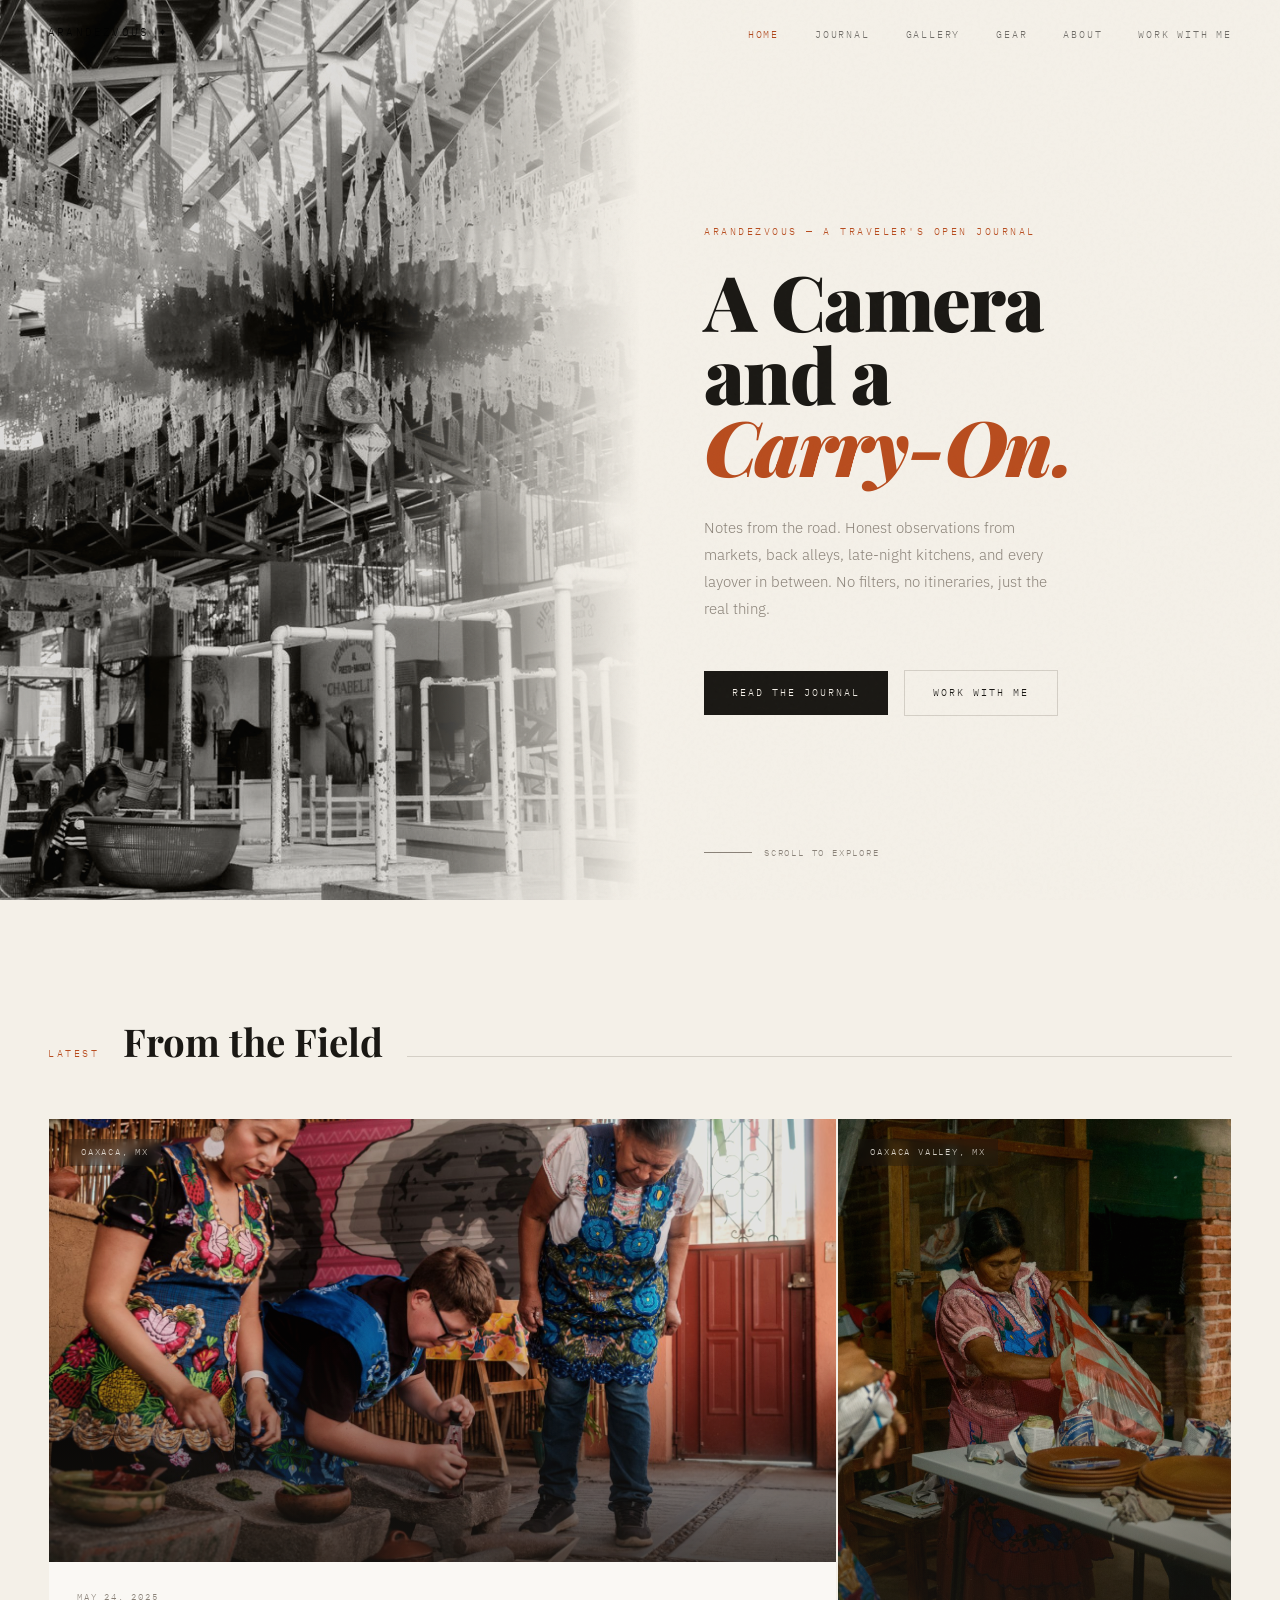
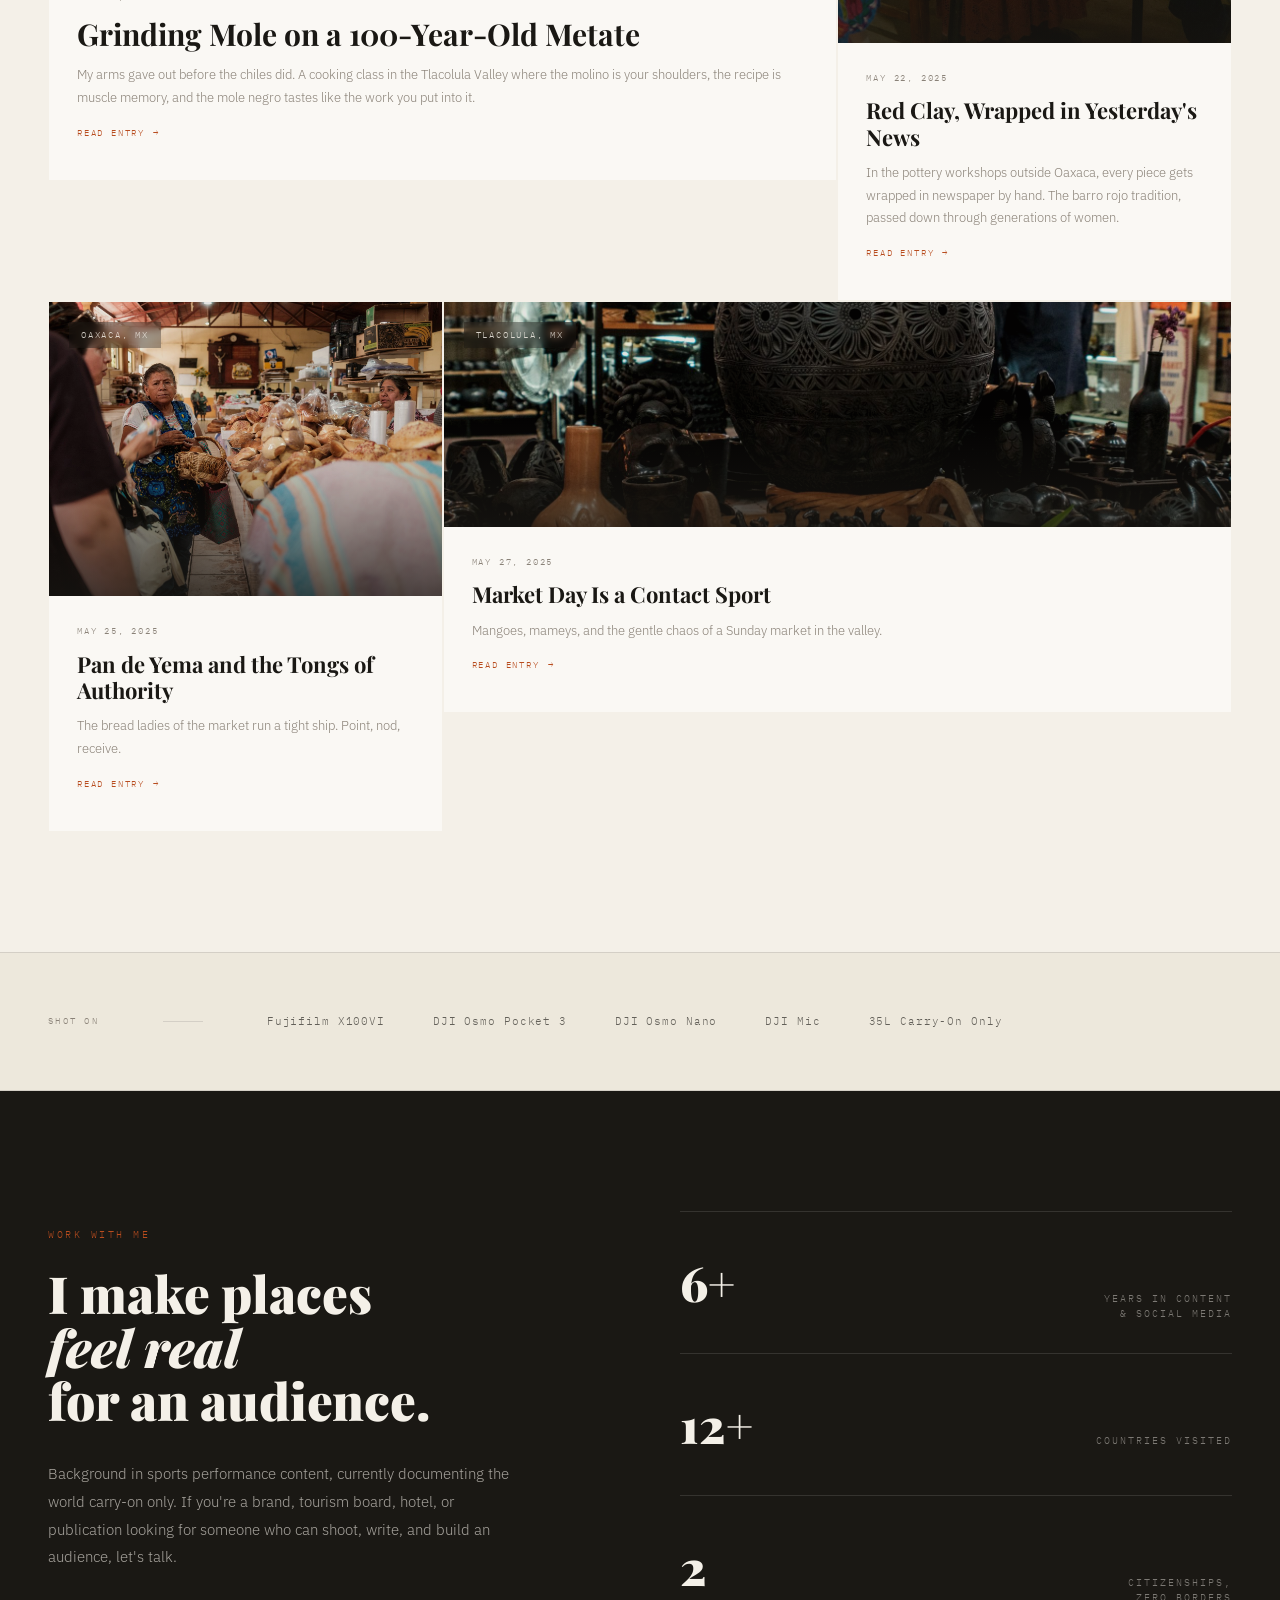
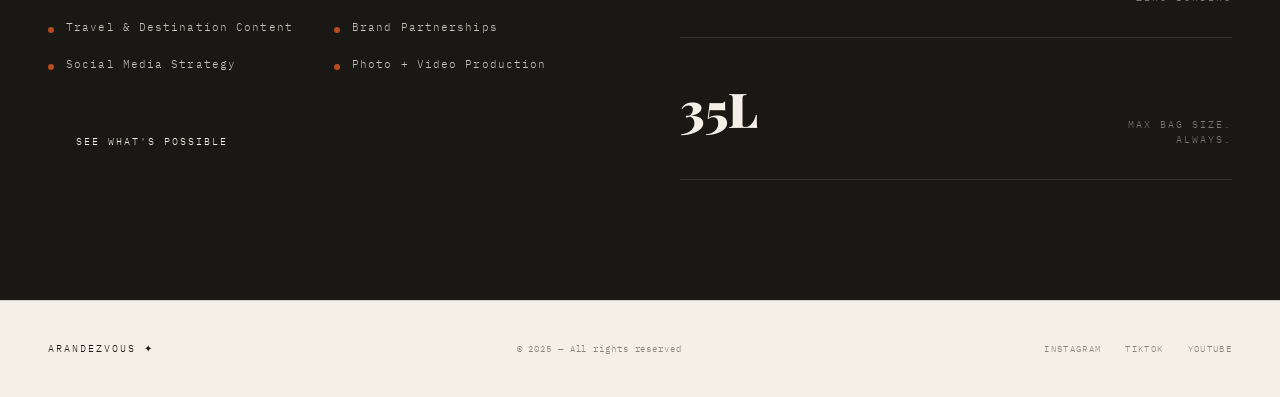
<file: index.html>
<!DOCTYPE html>
<html lang="en">
<head>
<meta charset="UTF-8">
<meta name="viewport" content="width=device-width, initial-scale=1.0">
<title>Arandezvous — A Camera and a Carry-On</title>
<link rel="preconnect" href="https://fonts.googleapis.com">
<link href="https://fonts.googleapis.com/css2?family=Playfair+Display:ital,wght@0,400;0,700;0,900;1,400;1,700&family=IBM+Plex+Mono:wght@300;400&family=IBM+Plex+Sans:wght@300;400&display=swap" rel="stylesheet">
<link rel="stylesheet" href="shared.css">
<style>
  /* HERO */
  .hero {
    min-height: 100vh;
    display: grid;
    grid-template-columns: 1fr 1fr;
    position: relative;
    overflow: hidden;
  }
  .hero-image-side {
    position: relative;
    background: var(--ink);
    overflow: hidden;
  }
  .hero-image-side img {
    width: 100%; height: 100%;
    object-fit: cover;
    opacity: 0.85;
    mix-blend-mode: luminosity;
    filter: contrast(1.1) sepia(0.15);
    transform: scale(1.05);
    animation: slowzoom 20s ease-in-out infinite alternate;
  }
  @keyframes slowzoom { from { transform: scale(1.05); } to { transform: scale(1.12); } }
  .hero-image-overlay {
    position: absolute; inset: 0;
    background: linear-gradient(to right, transparent 60%, var(--paper) 100%);
  }
  .hero-text-side {
    display: flex;
    flex-direction: column;
    justify-content: center;
    padding: 120px 72px 80px 64px;
    position: relative;
  }
  .hero-eyebrow {
    font-family: 'IBM Plex Mono', monospace;
    font-size: 10px; letter-spacing: 0.25em; text-transform: uppercase;
    color: var(--rust); margin-bottom: 24px;
    opacity: 0; animation: fadein 0.8s ease 0.3s forwards;
  }
  .hero-title {
    font-family: 'Playfair Display', serif;
    font-size: clamp(52px, 6vw, 88px);
    font-weight: 900; line-height: 0.95; letter-spacing: -0.02em;
    color: var(--ink); margin-bottom: 32px;
    opacity: 0; animation: fadein 0.8s ease 0.5s forwards;
  }
  .hero-title em { font-style: italic; color: var(--rust); }
  .hero-body {
    font-size: 15px; line-height: 1.8; color: var(--warm-gray);
    max-width: 360px; margin-bottom: 48px;
    opacity: 0; animation: fadein 0.8s ease 0.7s forwards;
  }
  .hero-cta-group {
    display: flex; gap: 16px; align-items: center;
    opacity: 0; animation: fadein 0.8s ease 0.9s forwards;
  }
  .hero-scroll-hint {
    position: absolute; bottom: 40px; left: 64px;
    display: flex; align-items: center; gap: 12px;
    font-family: 'IBM Plex Mono', monospace;
    font-size: 9px; letter-spacing: 0.2em; text-transform: uppercase;
    color: var(--warm-gray);
    opacity: 0; animation: fadein 1s ease 1.2s forwards;
  }
  .scroll-line { width: 48px; height: 1px; background: var(--warm-gray); }

  /* JOURNAL GRID */
  .journal-section { padding: 120px 48px; max-width: 1400px; margin: 0 auto; }
  .journal-grid { display: grid; grid-template-columns: 1fr 1fr 1fr; gap: 0; }
  .journal-card { position: relative; cursor: pointer; overflow: hidden; border: 1px solid transparent; transition: border-color 0.3s; }
  .journal-card:hover { border-color: var(--light-gray); }
  .journal-card:hover .card-image img { transform: scale(1.04); }
  .card-image { aspect-ratio: 3/4; overflow: hidden; position: relative; background: var(--ink); }
  .card-image img { width: 100%; height: 100%; object-fit: cover; opacity: 0.88; filter: sepia(0.1) contrast(1.05); transition: transform 0.7s cubic-bezier(0.25,0.46,0.45,0.94); }
  .card-image-overlay { position: absolute; inset: 0; background: linear-gradient(to top, rgba(26,24,20,0.7) 0%, transparent 50%); }
  .card-location { position: absolute; top: 20px; left: 20px; font-family: 'IBM Plex Mono', monospace; font-size: 9px; letter-spacing: 0.2em; text-transform: uppercase; color: rgba(244,240,232,0.85); background: rgba(26,24,20,0.35); backdrop-filter: blur(4px); padding: 6px 12px; }
  .card-body { padding: 28px 28px 36px; background: var(--white); }
  .card-date { font-family: 'IBM Plex Mono', monospace; font-size: 9px; letter-spacing: 0.2em; text-transform: uppercase; color: var(--warm-gray); margin-bottom: 12px; }
  .card-title { font-family: 'Playfair Display', serif; font-size: 22px; font-weight: 700; line-height: 1.2; color: var(--ink); margin-bottom: 12px; }
  .card-excerpt { font-size: 13px; line-height: 1.75; color: var(--warm-gray); display: -webkit-box; -webkit-line-clamp: 3; -webkit-box-orient: vertical; overflow: hidden; }
  .card-read-more { display: inline-flex; align-items: center; gap: 8px; margin-top: 16px; font-family: 'IBM Plex Mono', monospace; font-size: 9px; letter-spacing: 0.2em; text-transform: uppercase; color: var(--rust); text-decoration: none; }
  .card-read-more::after { content: '→'; transition: transform 0.2s; }
  .card-read-more:hover::after { transform: translateX(4px); }
  .journal-card.featured { grid-column: span 2; }
  .journal-card.featured .card-image { aspect-ratio: 16/9; }
  .journal-card.featured .card-title { font-size: 30px; }

  /* GEAR STRIP */
  .gear-section { padding: 60px 48px; background: var(--cream); border-top: 1px solid var(--light-gray); border-bottom: 1px solid var(--light-gray); }
  .gear-inner { max-width: 1304px; margin: 0 auto; display: flex; align-items: center; gap: 64px; }
  .gear-label { font-family: 'IBM Plex Mono', monospace; font-size: 9px; letter-spacing: 0.25em; text-transform: uppercase; color: var(--warm-gray); white-space: nowrap; }
  .gear-divider { width: 40px; height: 1px; background: var(--light-gray); flex-shrink: 0; }
  .gear-items { display: flex; gap: 48px; flex-wrap: wrap; align-items: center; }
  .gear-item { font-family: 'IBM Plex Mono', monospace; font-size: 11px; letter-spacing: 0.08em; color: var(--ink); opacity: 0.65; white-space: nowrap; text-decoration: none; transition: opacity 0.2s; }
  .gear-item:hover { opacity: 1; color: var(--rust); }

  /* HIRE STRIP */
  .hire-section { background: var(--ink); color: var(--paper); padding: 120px 48px; display: grid; grid-template-columns: 1fr 1fr; gap: 80px; align-items: center; }
  .hire-eyebrow { font-family: 'IBM Plex Mono', monospace; font-size: 10px; letter-spacing: 0.25em; text-transform: uppercase; color: var(--rust); margin-bottom: 24px; }
  .hire-title { font-family: 'Playfair Display', serif; font-size: clamp(36px, 4vw, 56px); font-weight: 900; line-height: 1.05; margin-bottom: 32px; }
  .hire-title em { font-style: italic; }
  .hire-body { font-size: 15px; line-height: 1.85; color: rgba(244,240,232,0.65); max-width: 480px; margin-bottom: 48px; }
  .hire-services { display: grid; grid-template-columns: 1fr 1fr; gap: 20px; margin-bottom: 48px; }
  .hire-service { display: flex; gap: 12px; align-items: flex-start; }
  .service-dot { width: 6px; height: 6px; border-radius: 50%; background: var(--rust); margin-top: 8px; flex-shrink: 0; }
  .service-label { font-family: 'IBM Plex Mono', monospace; font-size: 11px; letter-spacing: 0.1em; color: rgba(244,240,232,0.8); line-height: 1.5; }
  .stat-block { border-top: 1px solid rgba(244,240,232,0.12); padding: 32px 0; display: flex; justify-content: space-between; align-items: baseline; }
  .stat-block:last-child { border-bottom: 1px solid rgba(244,240,232,0.12); }
  .stat-number { font-family: 'Playfair Display', serif; font-size: 48px; font-weight: 900; color: var(--paper); }
  .stat-label { font-family: 'IBM Plex Mono', monospace; font-size: 10px; letter-spacing: 0.2em; text-transform: uppercase; color: rgba(244,240,232,0.45); text-align: right; max-width: 140px; line-height: 1.5; }

  @media (max-width: 900px) {
    .hero { grid-template-columns: 1fr; }
    .hero-image-side { height: 50vh; }
    .hero-text-side { padding: 60px 32px; }
    .hero-scroll-hint { display: none; }
    .journal-grid { grid-template-columns: 1fr; }
    .journal-card.featured { grid-column: span 1; }
    .journal-section { padding: 80px 24px; }
    .gear-inner { flex-wrap: wrap; gap: 24px; }
    .gear-section { padding: 40px 24px; }
    .hire-section { grid-template-columns: 1fr; gap: 48px; padding: 80px 24px; }
  }
</style>
</head>
<body>

<nav class="transparent" id="main-nav">
  <a href="index.html" class="nav-logo">Arandezvous ✦</a>
  <ul class="nav-links">
    <li><a href="index.html" class="active">Home</a></li>
    <li><a href="blog.html">Journal</a></li>
    <li><a href="gallery.html">Gallery</a></li>
    <li><a href="gear.html">Gear</a></li>
    <li><a href="about.html">About</a></li>
    <li><a href="work.html">Work With Me</a></li>
  </ul>
  <button class="nav-hamburger" id="hamburger"><span></span><span></span><span></span></button>
</nav>

<div class="mobile-menu" id="mobile-menu">
  <button class="mobile-menu-close" id="menu-close">Close ✕</button>
  <a href="index.html">Home</a>
  <a href="blog.html">Journal</a>
  <a href="gallery.html">Gallery</a>
  <a href="gear.html">Gear</a>
  <a href="about.html">About</a>
  <a href="work.html">Work With Me</a>
</div>

<section class="hero">
  <div class="hero-image-side">
    <img src="photos/zapotec-05.jpg" alt="Travel" />
    <div class="hero-image-overlay"></div>
  </div>
  <div class="hero-text-side">
    <p class="hero-eyebrow">Arandezvous — A traveler's open journal</p>
    <h1 class="hero-title">A Camera<br>and a<br><em>Carry-On.</em></h1>
    <p class="hero-body">Notes from the road. Honest observations from markets, back alleys, late-night kitchens, and every layover in between. No filters, no itineraries, just the real thing.</p>
    <div class="hero-cta-group">
      <a href="blog.html" class="btn-primary">Read the Journal</a>
      <a href="work.html" class="btn-ghost">Work With Me</a>
    </div>
    <div class="hero-scroll-hint"><span class="scroll-line"></span>Scroll to explore</div>
  </div>
</section>

<section class="journal-section" id="journal">
  <div class="section-header">
    <span class="section-label">Latest</span>
    <h2 class="section-title">From the Field</h2>
    <div class="section-line"></div>
  </div>
  <div class="journal-grid">
    <article class="journal-card featured">
      <div class="card-image">
        <img src="photos/zapotec-22.jpg" alt="Oaxaca" />
        <div class="card-image-overlay"></div>
        <div class="card-location">Oaxaca, MX</div>
      </div>
      <div class="card-body">
        <p class="card-date">May 24, 2025</p>
        <h3 class="card-title">Grinding Mole on a 100-Year-Old Metate</h3>
        <p class="card-excerpt">My arms gave out before the chiles did. A cooking class in the Tlacolula Valley where the molino is your shoulders, the recipe is muscle memory, and the mole negro tastes like the work you put into it.</p>
        <a href="blog.html" class="card-read-more">Read Entry</a>
      </div>
    </article>
    <article class="journal-card">
      <div class="card-image">
        <img src="photos/barro-56.jpg" alt="Mexico City" />
        <div class="card-image-overlay"></div>
        <div class="card-location">Oaxaca Valley, MX</div>
      </div>
      <div class="card-body">
        <p class="card-date">May 22, 2025</p>
        <h3 class="card-title">Red Clay, Wrapped in Yesterday's News</h3>
        <p class="card-excerpt">In the pottery workshops outside Oaxaca, every piece gets wrapped in newspaper by hand. The barro rojo tradition, passed down through generations of women.</p>
        <a href="blog.html" class="card-read-more">Read Entry</a>
      </div>
    </article>
    <article class="journal-card">
      <div class="card-image" style="aspect-ratio:4/3">
        <img src="photos/zapotec-01.jpg" alt="Food" />
        <div class="card-image-overlay"></div>
        <div class="card-location">Oaxaca, MX</div>
      </div>
      <div class="card-body">
        <p class="card-date">May 25, 2025</p>
        <h3 class="card-title">Pan de Yema and the Tongs of Authority</h3>
        <p class="card-excerpt">The bread ladies of the market run a tight ship. Point, nod, receive.</p>
        <a href="blog.html" class="card-read-more">Read Entry</a>
      </div>
    </article>
    <article class="journal-card" style="grid-column: span 2">
      <div class="card-image" style="aspect-ratio:21/6">
        <img src="photos/monte-50.jpg" alt="Travel" />
        <div class="card-image-overlay"></div>
        <div class="card-location">Tlacolula, MX</div>
      </div>
      <div class="card-body">
        <p class="card-date">May 27, 2025</p>
        <h3 class="card-title">Market Day Is a Contact Sport</h3>
        <p class="card-excerpt">Mangoes, mameys, and the gentle chaos of a Sunday market in the valley.</p>
        <a href="blog.html" class="card-read-more">Read Entry</a>
      </div>
    </article>
  </div>
</section>

<div class="gear-section">
  <div class="gear-inner">
    <span class="gear-label">Shot On</span>
    <div class="gear-divider"></div>
    <div class="gear-items">
      <a href="gear.html" class="gear-item">Fujifilm X100VI</a>
      <a href="gear.html" class="gear-item">DJI Osmo Pocket 3</a>
      <a href="gear.html" class="gear-item">DJI Osmo Nano</a>
      <a href="gear.html" class="gear-item">DJI Mic</a>
      <a href="gear.html" class="gear-item">35L Carry-On Only</a>
    </div>
  </div>
</div>

<section class="hire-section">
  <div>
    <p class="hire-eyebrow">Work With Me</p>
    <h2 class="hire-title">I make places<br><em>feel real</em><br>for an audience.</h2>
    <p class="hire-body">Background in sports performance content, currently documenting the world carry-on only. If you're a brand, tourism board, hotel, or publication looking for someone who can shoot, write, and build an audience, let's talk.</p>
    <div class="hire-services">
      <div class="hire-service"><div class="service-dot"></div><span class="service-label">Travel & Destination Content</span></div>
      <div class="hire-service"><div class="service-dot"></div><span class="service-label">Brand Partnerships</span></div>
      <div class="hire-service"><div class="service-dot"></div><span class="service-label">Social Media Strategy</span></div>
      <div class="hire-service"><div class="service-dot"></div><span class="service-label">Photo + Video Production</span></div>
    </div>
    <a href="work.html" class="btn-primary">See What's Possible</a>
  </div>
  <div>
    <div class="stat-block"><span class="stat-number">6+</span><span class="stat-label">Years in Content & Social Media</span></div>
    <div class="stat-block"><span class="stat-number">12+</span><span class="stat-label">Countries Visited</span></div>
    <div class="stat-block"><span class="stat-number">2</span><span class="stat-label">Citizenships, Zero Borders</span></div>
    <div class="stat-block"><span class="stat-number">35L</span><span class="stat-label">Max Bag Size. Always.</span></div>
  </div>
</section>

<footer>
  <span class="footer-logo">Arandezvous ✦</span>
  <span class="footer-copy">© 2025 — All rights reserved</span>
  <div class="footer-social">
    <a href="#">Instagram</a>
    <a href="#">TikTok</a>
    <a href="#">YouTube</a>
  </div>
</footer>

<script>
  const nav = document.getElementById('main-nav');
  window.addEventListener('scroll', () => nav.classList.toggle('scrolled', window.scrollY > 60));
  document.getElementById('hamburger').addEventListener('click', () => document.getElementById('mobile-menu').classList.add('open'));
  document.getElementById('menu-close').addEventListener('click', () => document.getElementById('mobile-menu').classList.remove('open'));
</script>
</body>
</html>
</file>
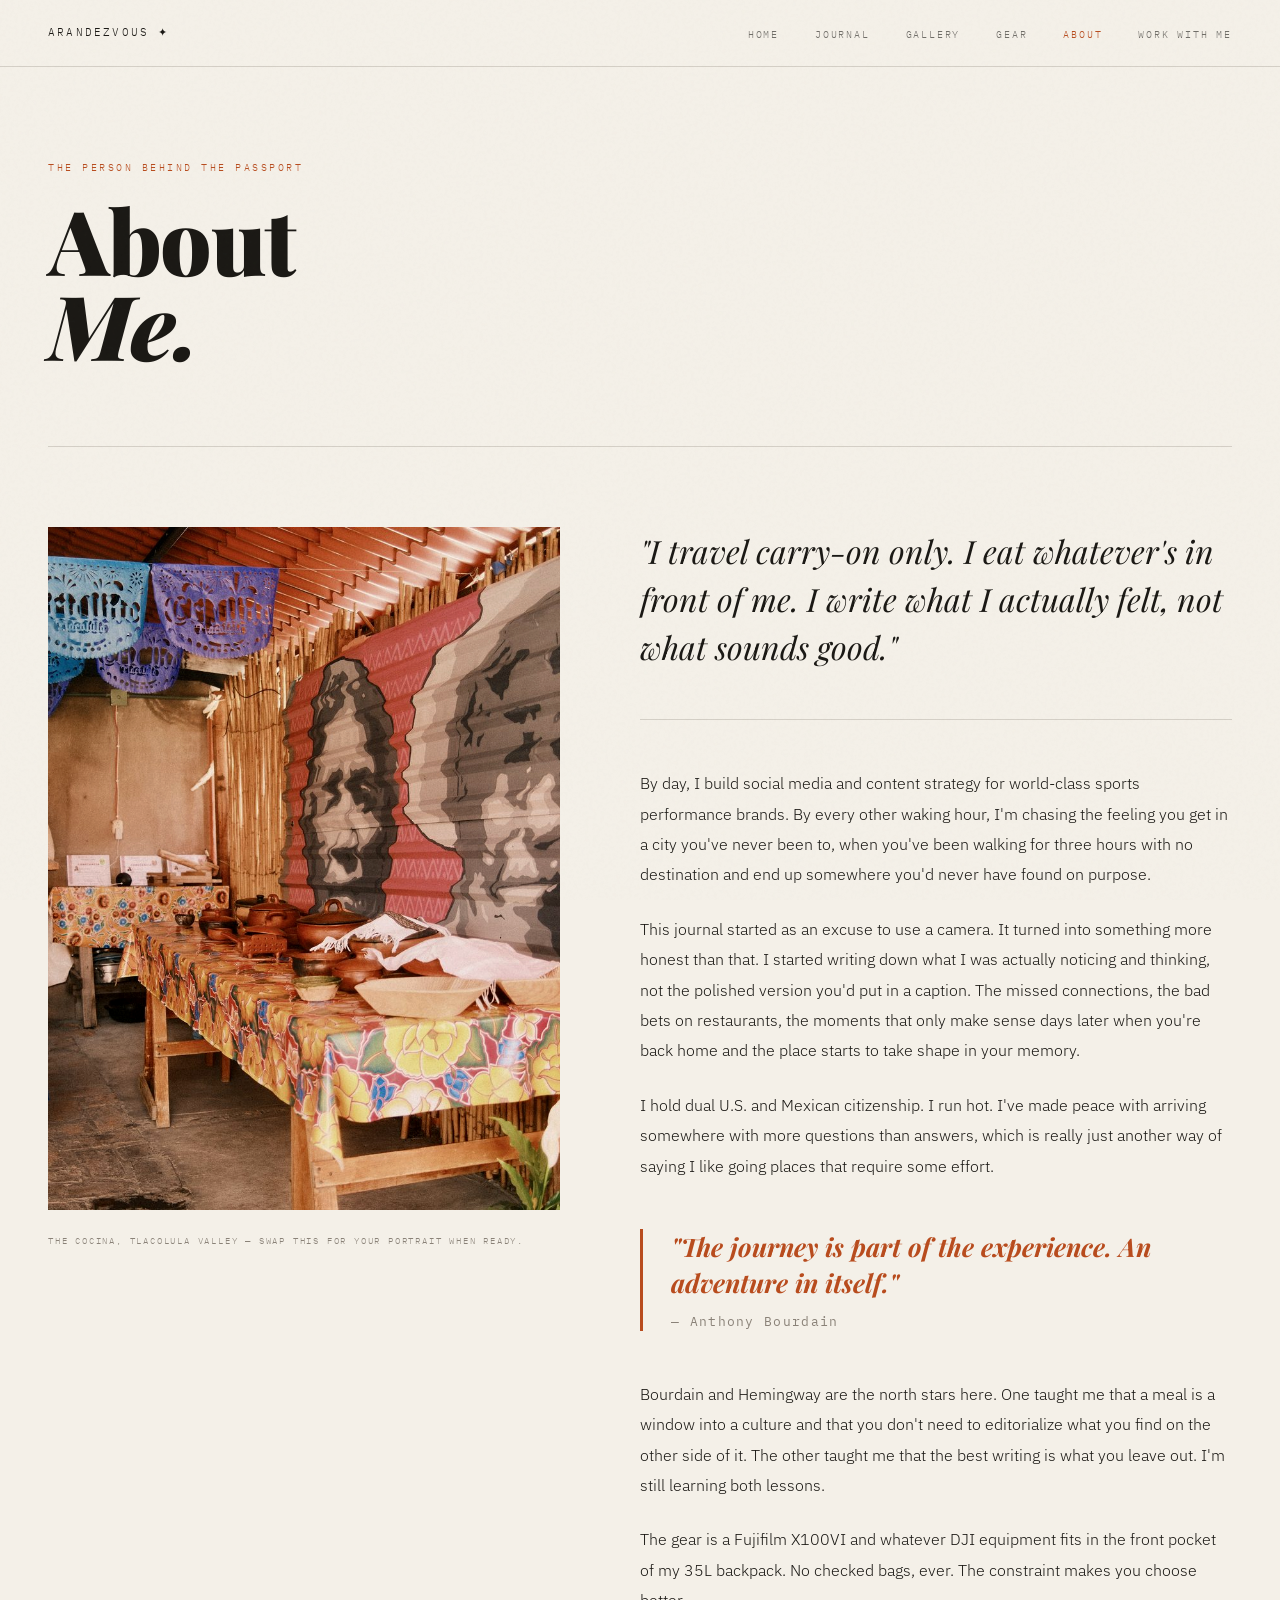
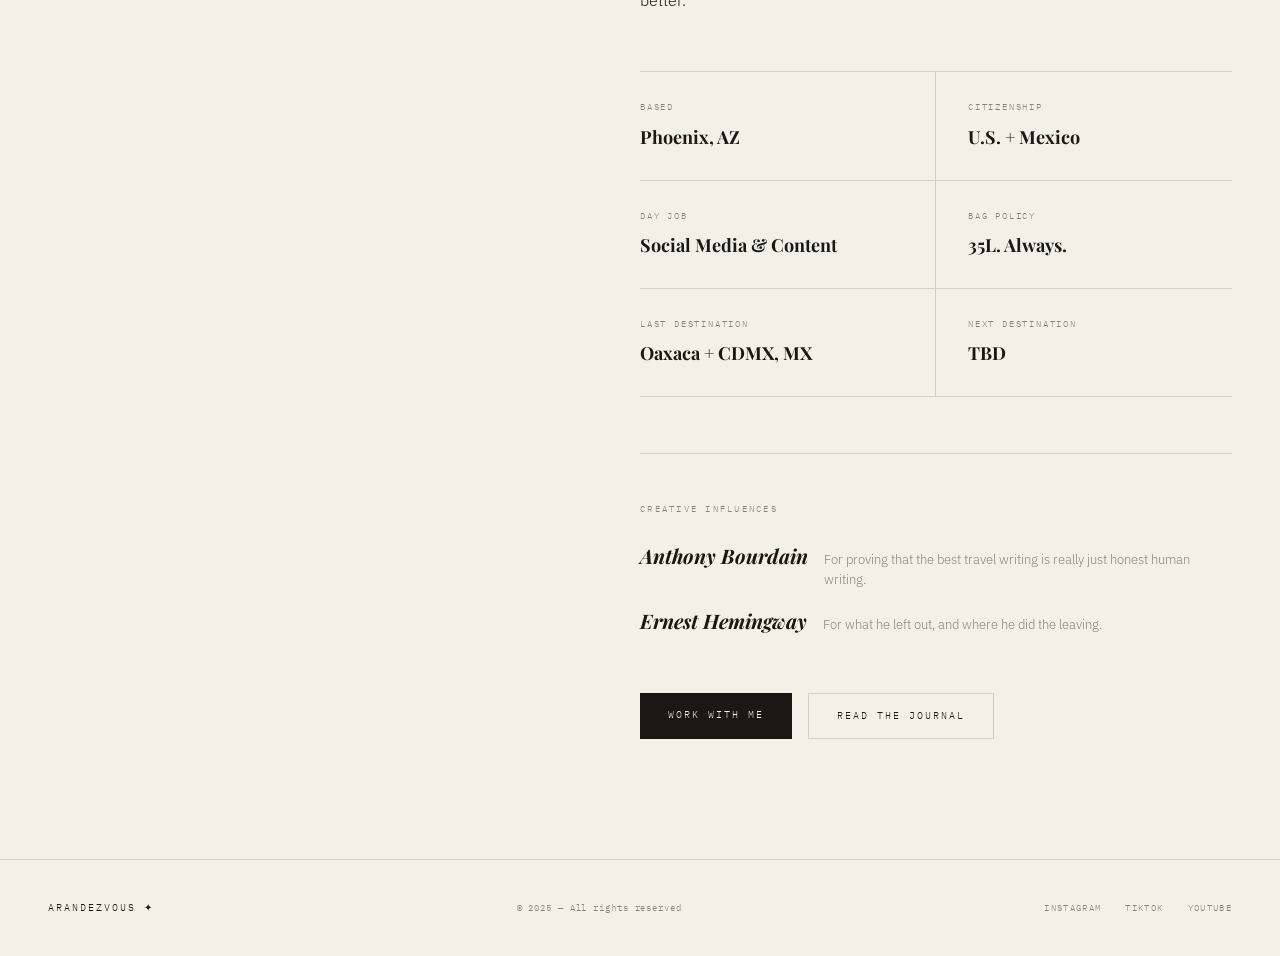
<file: about.html>
<!DOCTYPE html>
<html lang="en">
<head>
<meta charset="UTF-8">
<meta name="viewport" content="width=device-width, initial-scale=1.0">
<title>About — Arandezvous</title>
<link rel="preconnect" href="https://fonts.googleapis.com">
<link href="https://fonts.googleapis.com/css2?family=Playfair+Display:ital,wght@0,400;0,700;0,900;1,400;1,700&family=IBM+Plex+Mono:wght@300;400&family=IBM+Plex+Sans:wght@300;400&display=swap" rel="stylesheet">
<link rel="stylesheet" href="shared.css">
<style>
  .about-grid {
    display: grid;
    grid-template-columns: 1fr 1fr;
    gap: 0;
    max-width: 1304px;
    margin: 0 auto;
    padding: 80px 48px 120px;
  }
  .about-image-col { position: sticky; top: 80px; align-self: start; padding-right: 80px; }
  .about-portrait {
    width: 100%;
    aspect-ratio: 3/4;
    object-fit: cover;
    filter: sepia(0.08) contrast(1.05);
    display: block;
    margin-bottom: 24px;
  }
  .portrait-caption {
    font-family: 'IBM Plex Mono', monospace;
    font-size: 9px;
    letter-spacing: 0.2em;
    text-transform: uppercase;
    color: var(--warm-gray);
  }
  .about-text-col { padding-left: 0; }
  .about-intro {
    font-family: 'Playfair Display', serif;
    font-size: clamp(22px, 2.5vw, 32px);
    font-weight: 400;
    font-style: italic;
    line-height: 1.5;
    color: var(--ink);
    margin-bottom: 48px;
    padding-bottom: 48px;
    border-bottom: 1px solid var(--light-gray);
  }
  .about-body {
    font-size: 16px;
    line-height: 1.9;
    color: var(--ink);
    margin-bottom: 32px;
  }
  .about-body p { margin-bottom: 24px; }
  .about-body p:last-child { margin-bottom: 0; }
  .about-pull {
    font-family: 'Playfair Display', serif;
    font-size: clamp(20px, 2vw, 26px);
    font-style: italic;
    font-weight: 700;
    color: var(--rust);
    border-left: 3px solid var(--rust);
    padding-left: 28px;
    margin: 48px 0;
    line-height: 1.4;
  }
  .about-facts {
    display: grid;
    grid-template-columns: 1fr 1fr;
    gap: 0;
    border-top: 1px solid var(--light-gray);
    margin-top: 56px;
  }
  .fact-item {
    padding: 28px 0;
    border-bottom: 1px solid var(--light-gray);
  }
  .fact-item:nth-child(odd) { padding-right: 32px; border-right: 1px solid var(--light-gray); }
  .fact-item:nth-child(even) { padding-left: 32px; }
  .fact-label {
    font-family: 'IBM Plex Mono', monospace;
    font-size: 9px;
    letter-spacing: 0.2em;
    text-transform: uppercase;
    color: var(--warm-gray);
    margin-bottom: 8px;
  }
  .fact-value {
    font-family: 'Playfair Display', serif;
    font-size: 18px;
    font-weight: 700;
    color: var(--ink);
  }
  .influences {
    margin-top: 56px;
    padding-top: 48px;
    border-top: 1px solid var(--light-gray);
  }
  .influences-label {
    font-family: 'IBM Plex Mono', monospace;
    font-size: 9px;
    letter-spacing: 0.25em;
    text-transform: uppercase;
    color: var(--warm-gray);
    margin-bottom: 24px;
  }
  .influence-list {
    display: flex;
    flex-direction: column;
    gap: 16px;
  }
  .influence-item {
    display: flex;
    align-items: baseline;
    gap: 16px;
  }
  .influence-name {
    font-family: 'Playfair Display', serif;
    font-size: 20px;
    font-style: italic;
    font-weight: 700;
    color: var(--ink);
    white-space: nowrap;
  }
  .influence-note {
    font-size: 13px;
    color: var(--warm-gray);
    line-height: 1.5;
  }
  .about-cta {
    margin-top: 56px;
    display: flex;
    gap: 16px;
    flex-wrap: wrap;
  }

  @media (max-width: 900px) {
    .about-grid { grid-template-columns: 1fr; padding: 48px 24px 80px; }
    .about-image-col { position: static; padding-right: 0; margin-bottom: 48px; }
    .about-facts { grid-template-columns: 1fr; }
    .fact-item:nth-child(odd) { padding-right: 0; border-right: none; }
    .fact-item:nth-child(even) { padding-left: 0; }
  }
</style>
</head>
<body>

<nav id="main-nav">
  <a href="index.html" class="nav-logo">Arandezvous ✦</a>
  <ul class="nav-links">
    <li><a href="index.html">Home</a></li>
    <li><a href="blog.html">Journal</a></li>
    <li><a href="gallery.html">Gallery</a></li>
    <li><a href="gear.html">Gear</a></li>
    <li><a href="about.html" class="active">About</a></li>
    <li><a href="work.html">Work With Me</a></li>
  </ul>
  <button class="nav-hamburger" id="hamburger"><span></span><span></span><span></span></button>
</nav>

<div class="mobile-menu" id="mobile-menu">
  <button class="mobile-menu-close" id="menu-close">Close ✕</button>
  <a href="index.html">Home</a>
  <a href="blog.html">Journal</a>
  <a href="gallery.html">Gallery</a>
  <a href="gear.html">Gear</a>
  <a href="about.html">About</a>
  <a href="work.html">Work With Me</a>
</div>

<div style="max-width: 1304px; margin: 0 auto; padding: 0 48px;">
  <div class="page-header" style="padding-left: 0; padding-right: 0;">
    <p class="page-header-eyebrow">The person behind the passport</p>
    <h1 class="page-header-title">About<br><em>Me.</em></h1>
  </div>
</div>

<div class="about-grid">
  <div class="about-image-col">
    <!-- Replace with your actual portrait -->
    <img class="about-portrait" src="photos/DSCF0763.jpg" alt="Portrait" />
    <p class="portrait-caption">The cocina, Tlacolula Valley — Swap this for your portrait when ready.</p>
  </div>

  <div class="about-text-col">
    <p class="about-intro">"I travel carry-on only. I eat whatever's in front of me. I write what I actually felt, not what sounds good."</p>

    <div class="about-body">
      <p>By day, I build social media and content strategy for world-class sports performance brands. By every other waking hour, I'm chasing the feeling you get in a city you've never been to, when you've been walking for three hours with no destination and end up somewhere you'd never have found on purpose.</p>

      <p>This journal started as an excuse to use a camera. It turned into something more honest than that. I started writing down what I was actually noticing and thinking, not the polished version you'd put in a caption. The missed connections, the bad bets on restaurants, the moments that only make sense days later when you're back home and the place starts to take shape in your memory.</p>

      <p>I hold dual U.S. and Mexican citizenship. I run hot. I've made peace with arriving somewhere with more questions than answers, which is really just another way of saying I like going places that require some effort.</p>
    </div>

    <blockquote class="about-pull">
      "The journey is part of the experience. An adventure in itself."
      <br><span style="font-size: 13px; font-weight: 400; font-style: normal; font-family: 'IBM Plex Mono', monospace; letter-spacing: 0.1em; color: var(--warm-gray); display: block; margin-top: 12px;">— Anthony Bourdain</span>
    </blockquote>

    <div class="about-body">
      <p>Bourdain and Hemingway are the north stars here. One taught me that a meal is a window into a culture and that you don't need to editorialize what you find on the other side of it. The other taught me that the best writing is what you leave out. I'm still learning both lessons.</p>

      <p>The gear is a Fujifilm X100VI and whatever DJI equipment fits in the front pocket of my 35L backpack. No checked bags, ever. The constraint makes you choose better.</p>
    </div>

    <div class="about-facts">
      <div class="fact-item">
        <p class="fact-label">Based</p>
        <p class="fact-value">Phoenix, AZ</p>
      </div>
      <div class="fact-item">
        <p class="fact-label">Citizenship</p>
        <p class="fact-value">U.S. + Mexico</p>
      </div>
      <div class="fact-item">
        <p class="fact-label">Day Job</p>
        <p class="fact-value">Social Media & Content</p>
      </div>
      <div class="fact-item">
        <p class="fact-label">Bag Policy</p>
        <p class="fact-value">35L. Always.</p>
      </div>
      <div class="fact-item">
        <p class="fact-label">Last Destination</p>
        <p class="fact-value">Oaxaca + CDMX, MX</p>
      </div>
      <div class="fact-item">
        <p class="fact-label">Next Destination</p>
        <p class="fact-value">TBD</p>
      </div>
    </div>

    <div class="influences">
      <p class="influences-label">Creative Influences</p>
      <div class="influence-list">
        <div class="influence-item">
          <span class="influence-name">Anthony Bourdain</span>
          <span class="influence-note">For proving that the best travel writing is really just honest human writing.</span>
        </div>
        <div class="influence-item">
          <span class="influence-name">Ernest Hemingway</span>
          <span class="influence-note">For what he left out, and where he did the leaving.</span>
        </div>
      </div>
    </div>

    <div class="about-cta">
      <a href="work.html" class="btn-primary">Work With Me</a>
      <a href="blog.html" class="btn-ghost">Read the Journal</a>
    </div>
  </div>
</div>

<footer>
  <span class="footer-logo">Arandezvous ✦</span>
  <span class="footer-copy">© 2025 — All rights reserved</span>
  <div class="footer-social">
    <a href="#">Instagram</a><a href="#">TikTok</a><a href="#">YouTube</a>
  </div>
</footer>

<script>
  document.getElementById('hamburger').addEventListener('click', () => document.getElementById('mobile-menu').classList.add('open'));
  document.getElementById('menu-close').addEventListener('click', () => document.getElementById('mobile-menu').classList.remove('open'));
</script>
</body>
</html>
</file>
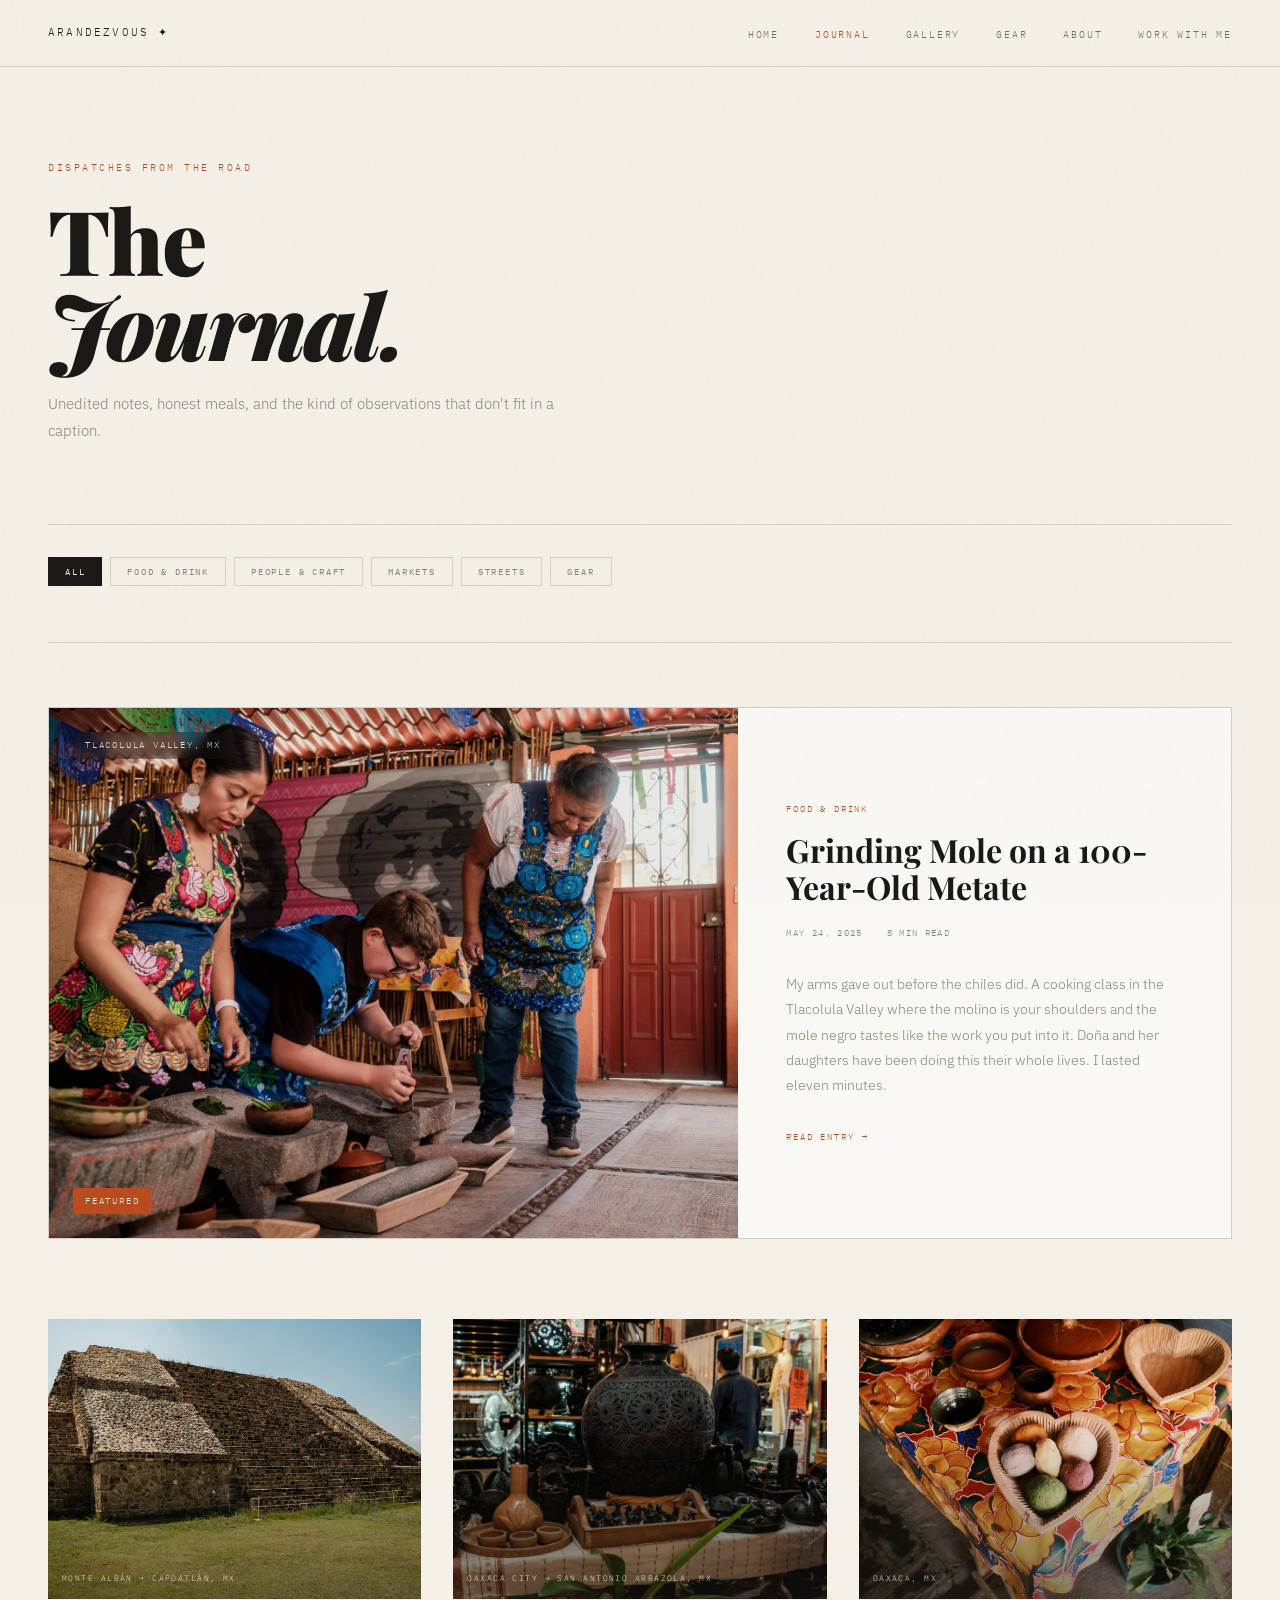
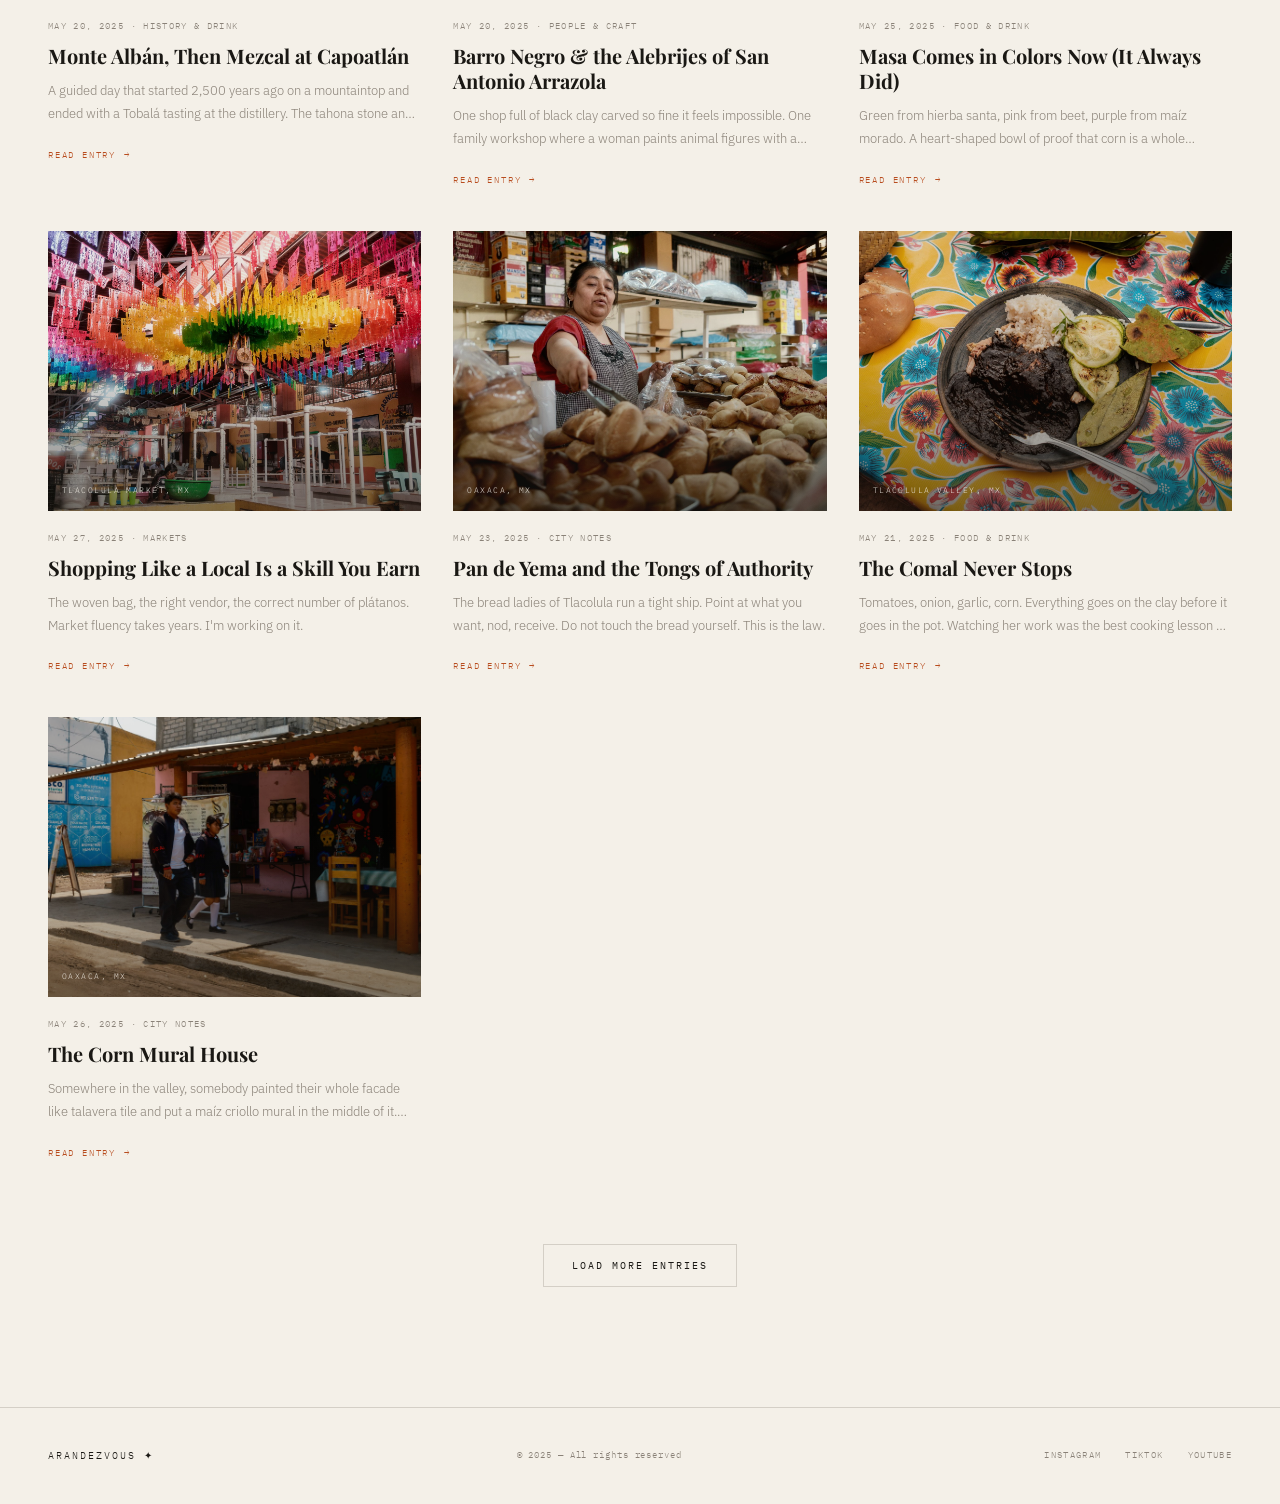
<file: blog.html>
<!DOCTYPE html>
<html lang="en">
<head>
<meta charset="UTF-8">
<meta name="viewport" content="width=device-width, initial-scale=1.0">
<title>Journal — Arandezvous</title>
<link rel="preconnect" href="https://fonts.googleapis.com">
<link href="https://fonts.googleapis.com/css2?family=Playfair+Display:ital,wght@0,400;0,700;0,900;1,400;1,700&family=IBM+Plex+Mono:wght@300;400&family=IBM+Plex+Sans:wght@300;400&display=swap" rel="stylesheet">
<link rel="stylesheet" href="shared.css">
<style>
  .blog-wrap { max-width: 1304px; margin: 0 auto; padding: 0 48px 120px; }

  /* FILTER BAR */
  .filter-bar {
    display: flex;
    gap: 8px;
    flex-wrap: wrap;
    padding: 32px 0 56px;
    border-bottom: 1px solid var(--light-gray);
    margin-bottom: 64px;
  }
  .filter-btn {
    font-family: 'IBM Plex Mono', monospace;
    font-size: 9px;
    letter-spacing: 0.2em;
    text-transform: uppercase;
    background: transparent;
    color: var(--warm-gray);
    border: 1px solid var(--light-gray);
    padding: 8px 16px;
    cursor: pointer;
    transition: all 0.2s;
  }
  .filter-btn:hover, .filter-btn.active { background: var(--ink); color: var(--paper); border-color: var(--ink); }

  /* FEATURED */
  .blog-featured {
    display: grid;
    grid-template-columns: 1.4fr 1fr;
    gap: 0;
    margin-bottom: 80px;
    border: 1px solid var(--light-gray);
  }
  .blog-featured .feat-image {
    overflow: hidden;
    position: relative;
    background: var(--ink);
  }
  .blog-featured .feat-image img {
    width: 100%; height: 100%;
    object-fit: cover;
    filter: sepia(0.1) contrast(1.05);
    opacity: 0.9;
    transition: transform 0.7s ease;
  }
  .blog-featured:hover .feat-image img { transform: scale(1.03); }
  .feat-location { position: absolute; top: 24px; left: 24px; font-family: 'IBM Plex Mono', monospace; font-size: 9px; letter-spacing: 0.2em; text-transform: uppercase; color: rgba(244,240,232,0.9); background: rgba(26,24,20,0.4); backdrop-filter: blur(4px); padding: 6px 12px; }
  .feat-tag { position: absolute; bottom: 24px; left: 24px; font-family: 'IBM Plex Mono', monospace; font-size: 9px; letter-spacing: 0.2em; text-transform: uppercase; color: var(--paper); background: var(--rust); padding: 6px 12px; }
  .blog-featured .feat-body { padding: 48px; display: flex; flex-direction: column; justify-content: center; background: var(--white); }
  .feat-eyebrow { font-family: 'IBM Plex Mono', monospace; font-size: 9px; letter-spacing: 0.2em; text-transform: uppercase; color: var(--rust); margin-bottom: 16px; }
  .feat-title { font-family: 'Playfair Display', serif; font-size: clamp(24px, 2.5vw, 36px); font-weight: 700; line-height: 1.15; color: var(--ink); margin-bottom: 20px; }
  .feat-excerpt { font-size: 14px; line-height: 1.8; color: var(--warm-gray); margin-bottom: 32px; }
  .feat-meta { display: flex; gap: 24px; align-items: center; margin-bottom: 32px; }
  .feat-date { font-family: 'IBM Plex Mono', monospace; font-size: 9px; letter-spacing: 0.15em; text-transform: uppercase; color: var(--warm-gray); }
  .feat-read-time { font-family: 'IBM Plex Mono', monospace; font-size: 9px; letter-spacing: 0.15em; text-transform: uppercase; color: var(--warm-gray); }
  .read-more { font-family: 'IBM Plex Mono', monospace; font-size: 9px; letter-spacing: 0.2em; text-transform: uppercase; color: var(--rust); text-decoration: none; display: inline-flex; align-items: center; gap: 8px; }
  .read-more::after { content: '→'; transition: transform 0.2s; }
  .read-more:hover::after { transform: translateX(4px); }

  /* GRID */
  .post-grid { display: grid; grid-template-columns: repeat(3, 1fr); gap: 40px 32px; margin-bottom: 80px; }
  .post-card { cursor: pointer; }
  .post-card:hover .post-img img { transform: scale(1.04); }
  .post-img { aspect-ratio: 4/3; overflow: hidden; position: relative; background: var(--ink); margin-bottom: 20px; }
  .post-img img { width: 100%; height: 100%; object-fit: cover; filter: sepia(0.08) contrast(1.05); opacity: 0.9; transition: transform 0.6s ease; }
  .post-img-overlay { position: absolute; inset: 0; background: linear-gradient(to top, rgba(26,24,20,0.5) 0%, transparent 60%); }
  .post-loc { position: absolute; bottom: 14px; left: 14px; font-family: 'IBM Plex Mono', monospace; font-size: 8px; letter-spacing: 0.18em; text-transform: uppercase; color: rgba(244,240,232,0.9); }
  .post-date { font-family: 'IBM Plex Mono', monospace; font-size: 9px; letter-spacing: 0.15em; text-transform: uppercase; color: var(--warm-gray); margin-bottom: 10px; }
  .post-title { font-family: 'Playfair Display', serif; font-size: 20px; font-weight: 700; line-height: 1.25; color: var(--ink); margin-bottom: 12px; }
  .post-excerpt { font-size: 13px; line-height: 1.75; color: var(--warm-gray); display: -webkit-box; -webkit-line-clamp: 2; -webkit-box-orient: vertical; overflow: hidden; margin-bottom: 14px; }

  /* LOAD MORE */
  .load-more-row { text-align: center; }

  @media (max-width: 900px) {
    .blog-wrap { padding: 0 24px 80px; }
    .blog-featured { grid-template-columns: 1fr; }
    .blog-featured .feat-image { height: 260px; }
    .blog-featured .feat-body { padding: 32px; }
    .post-grid { grid-template-columns: 1fr; gap: 40px; }
  }
</style>
</head>
<body>

<nav id="main-nav">
  <a href="index.html" class="nav-logo">Arandezvous ✦</a>
  <ul class="nav-links">
    <li><a href="index.html">Home</a></li>
    <li><a href="blog.html" class="active">Journal</a></li>
    <li><a href="gallery.html">Gallery</a></li>
    <li><a href="gear.html">Gear</a></li>
    <li><a href="about.html">About</a></li>
    <li><a href="work.html">Work With Me</a></li>
  </ul>
  <button class="nav-hamburger" id="hamburger"><span></span><span></span><span></span></button>
</nav>

<div class="mobile-menu" id="mobile-menu">
  <button class="mobile-menu-close" id="menu-close">Close ✕</button>
  <a href="index.html">Home</a>
  <a href="blog.html">Journal</a>
  <a href="gallery.html">Gallery</a>
  <a href="gear.html">Gear</a>
  <a href="about.html">About</a>
  <a href="work.html">Work With Me</a>
</div>

<div class="blog-wrap">
  <div class="page-header" style="padding-left:0;padding-right:0;">
    <p class="page-header-eyebrow">Dispatches from the road</p>
    <h1 class="page-header-title">The<br><em>Journal.</em></h1>
    <p class="page-header-sub">Unedited notes, honest meals, and the kind of observations that don't fit in a caption.</p>
  </div>

  <div class="filter-bar">
    <button class="filter-btn active">All</button>
    <button class="filter-btn">Food & Drink</button>
    <button class="filter-btn">People & Craft</button>
    <button class="filter-btn">Markets</button>
    <button class="filter-btn">Streets</button>
    <button class="filter-btn">Gear</button>
  </div>

  <!-- FEATURED -->
  <div class="blog-featured">
    <div class="feat-image">
      <img src="photos/zapotec-22.jpg" alt="Mole class, Tlacolula Valley" />
      <div class="feat-location">Tlacolula Valley, MX</div>
      <div class="feat-tag">Featured</div>
    </div>
    <div class="feat-body">
      <p class="feat-eyebrow">Food & Drink</p>
      <h2 class="feat-title">Grinding Mole on a 100-Year-Old Metate</h2>
      <div class="feat-meta">
        <span class="feat-date">May 24, 2025</span>
        <span class="feat-read-time">8 min read</span>
      </div>
      <p class="feat-excerpt">My arms gave out before the chiles did. A cooking class in the Tlacolula Valley where the molino is your shoulders and the mole negro tastes like the work you put into it. Doña and her daughters have been doing this their whole lives. I lasted eleven minutes.</p>
      <a href="#" class="read-more">Read Entry</a>
    </div>
  </div>

  <!-- POST GRID -->
  <div class="post-grid" id="post-grid">

    <article class="post-card">
      <div class="post-img">
        <img src="photos/monte-01.jpg" alt="Monte Albán south platform" />
        <div class="post-img-overlay"></div>
        <span class="post-loc">Monte Albán → Capoatlán, MX</span>
      </div>
      <p class="post-date">May 20, 2025 · History & Drink</p>
      <h3 class="post-title">Monte Albán, Then Mezcal at Capoatlán</h3>
      <p class="post-excerpt">A guided day that started 2,500 years ago on a mountaintop and ended with a Tobalá tasting at the distillery. The tahona stone and the stone glyphs aren't as different as you'd think. Both are about time doing its work.</p>
      <a href="#" class="read-more">Read Entry</a>
    </article>

    <article class="post-card">
      <div class="post-img">
        <img src="photos/monte-50.jpg" alt="Barro negro shop at night" />
        <div class="post-img-overlay"></div>
        <span class="post-loc">Oaxaca City → San Antonio Arrazola, MX</span>
      </div>
      <p class="post-date">May 20, 2025 · People & Craft</p>
      <h3 class="post-title">Barro Negro & the Alebrijes of San Antonio Arrazola</h3>
      <p class="post-excerpt">One shop full of black clay carved so fine it feels impossible. One family workshop where a woman paints animal figures with a brush smaller than my finger. Two things that have no business existing and somehow do.</p>
      <a href="#" class="read-more">Read Entry</a>
    </article>

    <article class="post-card">
      <div class="post-img">
        <img src="photos/DSCF0809.jpg" alt="Food" />
        <div class="post-img-overlay"></div>
        <span class="post-loc">Oaxaca, MX</span>
      </div>
      <p class="post-date">May 25, 2025 · Food & Drink</p>
      <h3 class="post-title">Masa Comes in Colors Now (It Always Did)</h3>
      <p class="post-excerpt">Green from hierba santa, pink from beet, purple from maíz morado. A heart-shaped bowl of proof that corn is a whole universe.</p>
      <a href="#" class="read-more">Read Entry</a>
    </article>

    <article class="post-card">
      <div class="post-img">
        <img src="photos/zapotec-05.jpg" alt="Tlacolula Market interior" />
        <div class="post-img-overlay"></div>
        <span class="post-loc">Tlacolula Market, MX</span>
      </div>
      <p class="post-date">May 27, 2025 · Markets</p>
      <h3 class="post-title">Shopping Like a Local Is a Skill You Earn</h3>
      <p class="post-excerpt">The woven bag, the right vendor, the correct number of plátanos. Market fluency takes years. I'm working on it.</p>
      <a href="#" class="read-more">Read Entry</a>
    </article>

    <article class="post-card">
      <div class="post-img">
        <img src="photos/DSCF0709.jpg" alt="Market" />
        <div class="post-img-overlay"></div>
        <span class="post-loc">Oaxaca, MX</span>
      </div>
      <p class="post-date">May 23, 2025 · City Notes</p>
      <h3 class="post-title">Pan de Yema and the Tongs of Authority</h3>
      <p class="post-excerpt">The bread ladies of Tlacolula run a tight ship. Point at what you want, nod, receive. Do not touch the bread yourself. This is the law.</p>
      <a href="#" class="read-more">Read Entry</a>
    </article>

    <article class="post-card">
      <div class="post-img">
        <img src="photos/zapotec-40.jpg" alt="Mole negro on a clay plate" />
        <div class="post-img-overlay"></div>
        <span class="post-loc">Tlacolula Valley, MX</span>
      </div>
      <p class="post-date">May 21, 2025 · Food & Drink</p>
      <h3 class="post-title">The Comal Never Stops</h3>
      <p class="post-excerpt">Tomatoes, onion, garlic, corn. Everything goes on the clay before it goes in the pot. Watching her work was the best cooking lesson of the trip. Then we ate.</p>
      <a href="#" class="read-more">Read Entry</a>
    </article>

    <article class="post-card">
      <div class="post-img">
        <img src="photos/zapotec-14.jpg" alt="Street scene, Tlacolula" />
        <div class="post-img-overlay"></div>
        <span class="post-loc">Oaxaca, MX</span>
      </div>
      <p class="post-date">May 26, 2025 · City Notes</p>
      <h3 class="post-title">The Corn Mural House</h3>
      <p class="post-excerpt">Somewhere in the valley, somebody painted their whole facade like talavera tile and put a maíz criollo mural in the middle of it. This is why you walk.</p>
      <a href="#" class="read-more">Read Entry</a>
    </article>

  </div>

  <div class="load-more-row">
    <button class="btn-ghost">Load More Entries</button>
  </div>
</div>

<footer>
  <span class="footer-logo">Arandezvous ✦</span>
  <span class="footer-copy">© 2025 — All rights reserved</span>
  <div class="footer-social">
    <a href="#">Instagram</a><a href="#">TikTok</a><a href="#">YouTube</a>
  </div>
</footer>

<script>
  document.querySelectorAll('.filter-btn').forEach(btn => {
    btn.addEventListener('click', () => {
      document.querySelectorAll('.filter-btn').forEach(b => b.classList.remove('active'));
      btn.classList.add('active');
    });
  });
  document.getElementById('hamburger').addEventListener('click', () => document.getElementById('mobile-menu').classList.add('open'));
  document.getElementById('menu-close').addEventListener('click', () => document.getElementById('mobile-menu').classList.remove('open'));
</script>
</body>
</html>
</file>
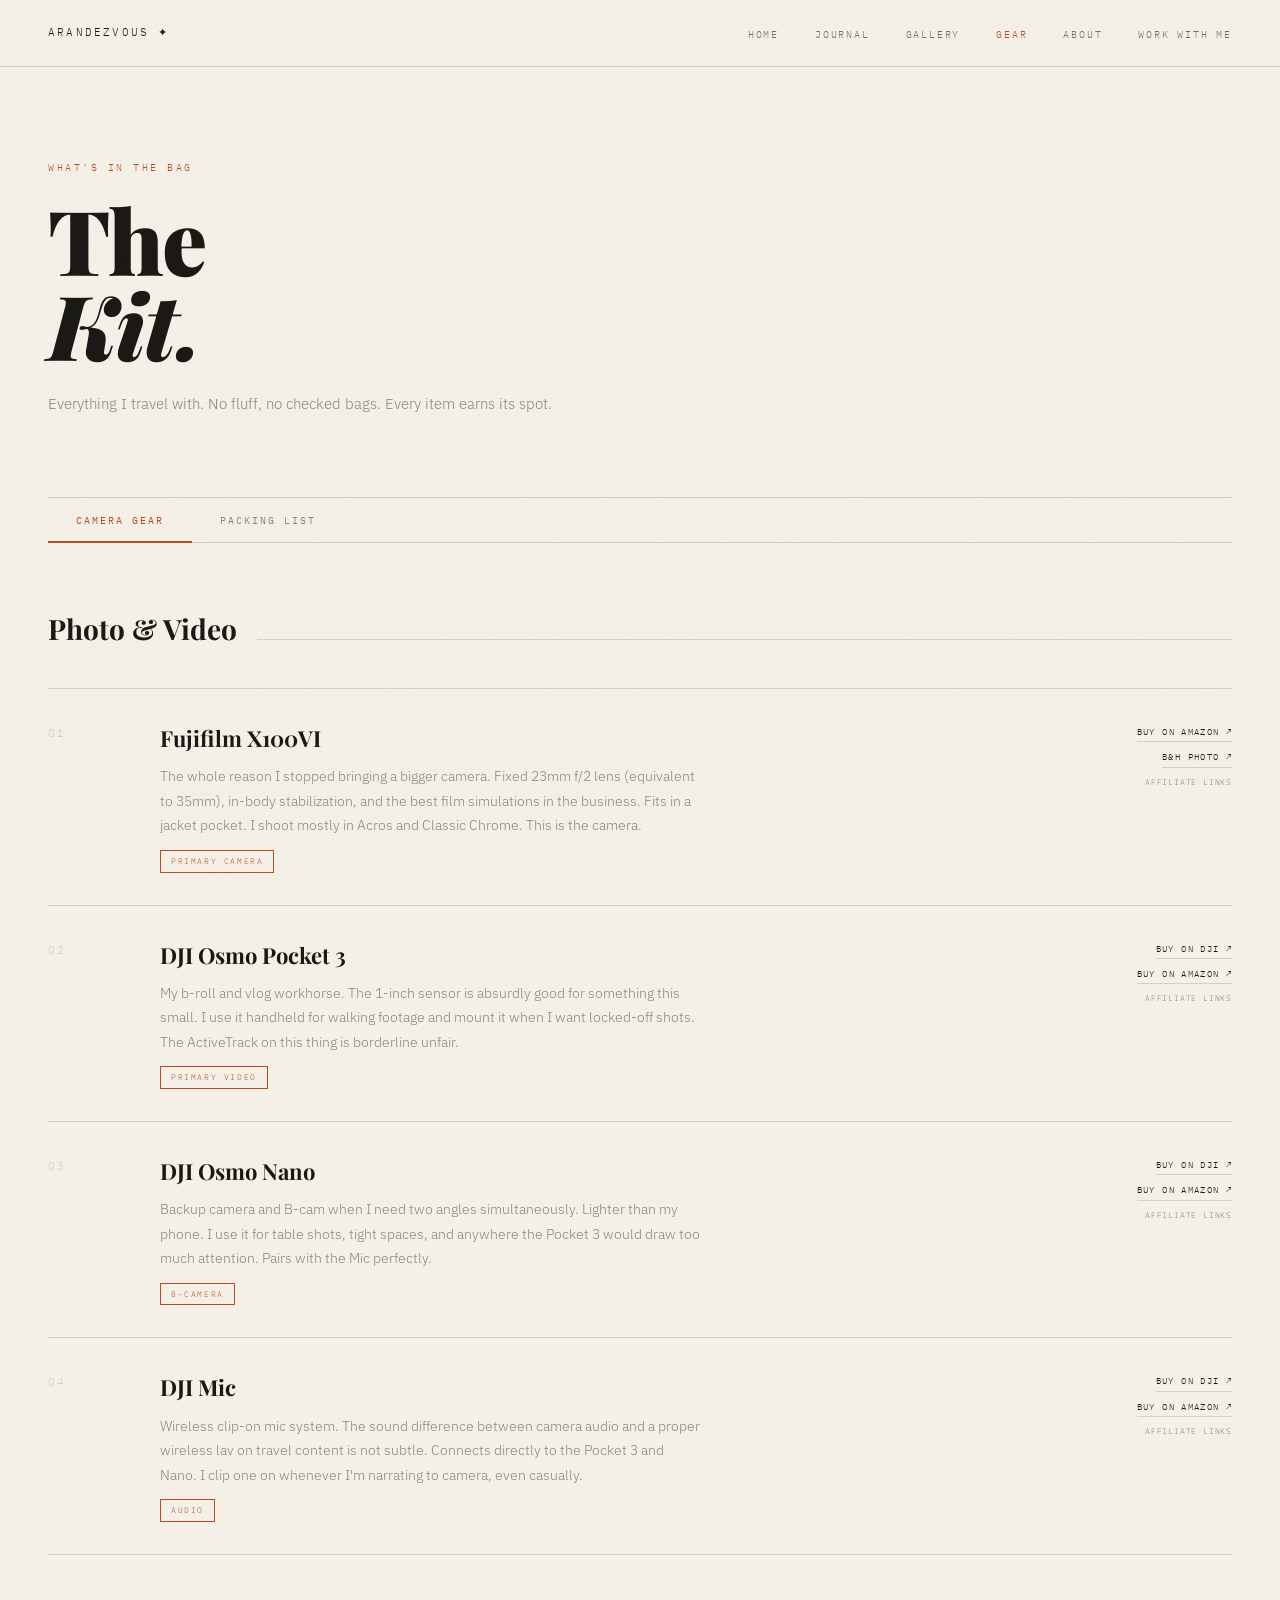
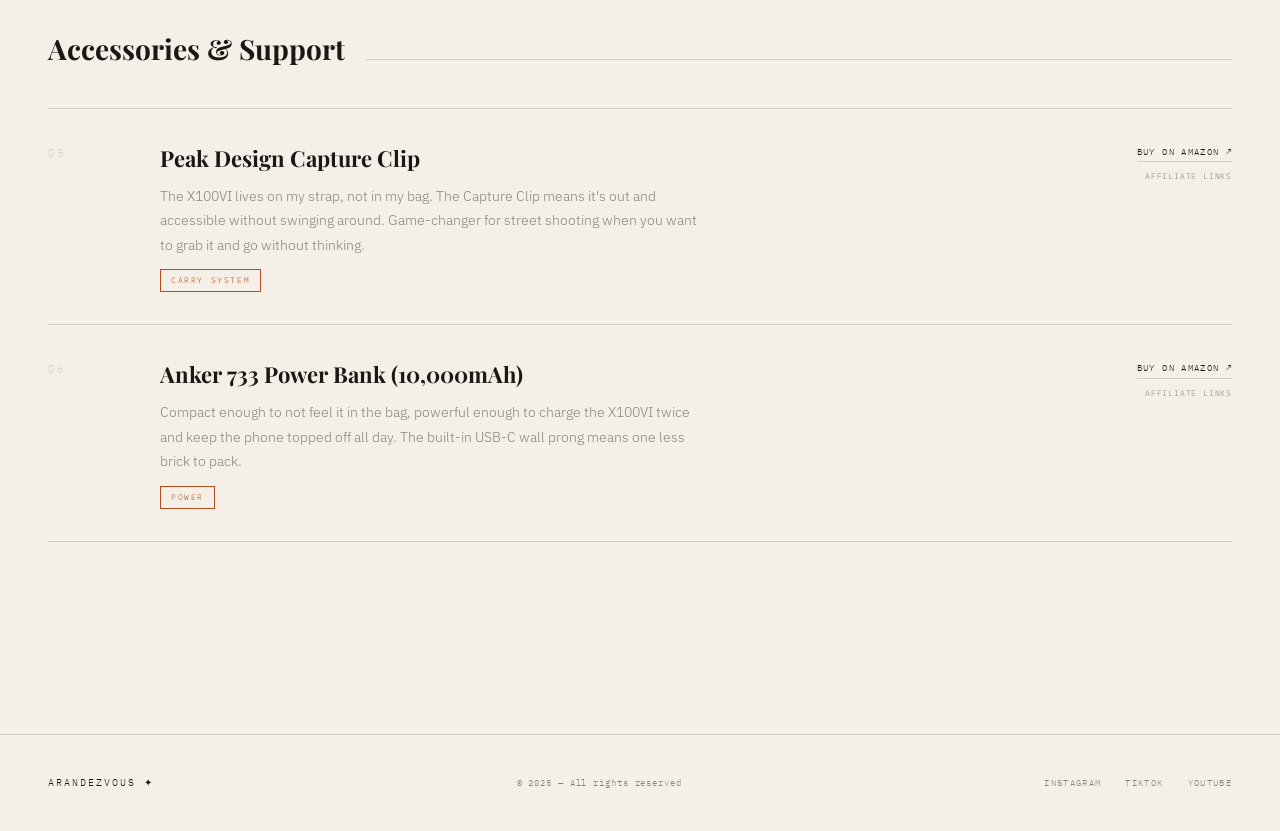
<file: gear.html>
<!DOCTYPE html>
<html lang="en">
<head>
<meta charset="UTF-8">
<meta name="viewport" content="width=device-width, initial-scale=1.0">
<title>Gear — Arandezvous</title>
<link rel="preconnect" href="https://fonts.googleapis.com">
<link href="https://fonts.googleapis.com/css2?family=Playfair+Display:ital,wght@0,400;0,700;0,900;1,400;1,700&family=IBM Plex+Mono:wght@300;400&family=IBM+Plex+Sans:wght@300;400&display=swap" rel="stylesheet">
<link rel="stylesheet" href="shared.css">
<style>
  .gear-wrap { max-width: 1304px; margin: 0 auto; padding: 0 48px 120px; }

  /* TAB NAV */
  .tab-nav { display: flex; gap: 0; border-bottom: 1px solid var(--light-gray); margin-bottom: 64px; }
  .tab-btn { font-family: 'IBM Plex Mono', monospace; font-size: 10px; letter-spacing: 0.2em; text-transform: uppercase; background: none; border: none; border-bottom: 2px solid transparent; padding: 16px 28px 14px; cursor: pointer; color: var(--warm-gray); transition: all 0.2s; margin-bottom: -1px; }
  .tab-btn:hover { color: var(--ink); }
  .tab-btn.active { color: var(--rust); border-bottom-color: var(--rust); }
  .tab-content { display: none; }
  .tab-content.active { display: block; }

  /* GEAR CATEGORY */
  .gear-category { margin-bottom: 72px; }
  .gear-category-header { display: flex; align-items: baseline; gap: 20px; margin-bottom: 36px; }
  .gear-category-title { font-family: 'Playfair Display', serif; font-size: 28px; font-weight: 700; }
  .gear-category-line { flex: 1; height: 1px; background: var(--light-gray); }

  /* GEAR ITEM CARD */
  .gear-list { display: flex; flex-direction: column; gap: 0; }
  .gear-item-row {
    display: grid;
    grid-template-columns: 80px 1fr auto;
    gap: 32px;
    align-items: start;
    padding: 32px 0;
    border-bottom: 1px solid var(--light-gray);
    transition: background 0.2s;
  }
  .gear-item-row:first-child { border-top: 1px solid var(--light-gray); }
  .gear-item-num { font-family: 'IBM Plex Mono', monospace; font-size: 11px; letter-spacing: 0.15em; color: var(--light-gray); padding-top: 4px; }
  .gear-item-body {}
  .gear-item-name { font-family: 'Playfair Display', serif; font-size: 22px; font-weight: 700; color: var(--ink); margin-bottom: 8px; }
  .gear-item-desc { font-size: 14px; line-height: 1.75; color: var(--warm-gray); max-width: 540px; }
  .gear-item-tag { display: inline-block; margin-top: 12px; font-family: 'IBM Plex Mono', monospace; font-size: 8px; letter-spacing: 0.2em; text-transform: uppercase; color: var(--rust); border: 1px solid var(--rust); padding: 4px 10px; }
  .gear-item-action { display: flex; flex-direction: column; gap: 8px; align-items: flex-end; padding-top: 4px; }
  .gear-link { font-family: 'IBM Plex Mono', monospace; font-size: 9px; letter-spacing: 0.15em; text-transform: uppercase; color: var(--ink); text-decoration: none; border-bottom: 1px solid var(--light-gray); padding-bottom: 2px; white-space: nowrap; transition: color 0.2s, border-color 0.2s; }
  .gear-link:hover { color: var(--rust); border-color: var(--rust); }
  .gear-affiliate-badge { font-family: 'IBM Plex Mono', monospace; font-size: 8px; letter-spacing: 0.1em; text-transform: uppercase; color: var(--warm-gray); }

  /* BAG MANIFEST */
  .bag-hero {
    background: var(--ink);
    color: var(--paper);
    padding: 56px;
    margin-bottom: 64px;
    display: grid;
    grid-template-columns: 1fr 1fr;
    gap: 56px;
    align-items: center;
  }
  .bag-hero-title { font-family: 'Playfair Display', serif; font-size: 40px; font-weight: 900; line-height: 1; margin-bottom: 16px; }
  .bag-hero-title em { font-style: italic; color: var(--rust); }
  .bag-hero-sub { font-size: 14px; line-height: 1.8; color: rgba(244,240,232,0.65); }
  .bag-stat { font-family: 'Playfair Display', serif; font-size: 56px; font-weight: 900; color: var(--paper); }
  .bag-stat-label { font-family: 'IBM Plex Mono', monospace; font-size: 9px; letter-spacing: 0.2em; text-transform: uppercase; color: rgba(244,240,232,0.4); margin-bottom: 24px; }
  .bag-rules { list-style: none; }
  .bag-rule { display: flex; gap: 12px; align-items: flex-start; padding: 12px 0; border-bottom: 1px solid rgba(244,240,232,0.08); font-size: 14px; line-height: 1.6; color: rgba(244,240,232,0.75); }
  .bag-rule::before { content: '—'; color: var(--rust); flex-shrink: 0; font-family: 'IBM Plex Mono', monospace; }

  /* PACKING LIST */
  .packing-section { margin-bottom: 56px; }
  .packing-grid { display: grid; grid-template-columns: 1fr 1fr; gap: 0; }
  .packing-col {}
  .packing-col-label { font-family: 'IBM Plex Mono', monospace; font-size: 9px; letter-spacing: 0.25em; text-transform: uppercase; color: var(--rust); margin-bottom: 16px; }
  .packing-item { display: flex; justify-content: space-between; align-items: baseline; padding: 12px 0; border-bottom: 1px solid var(--light-gray); font-size: 14px; }
  .packing-item:first-of-type { border-top: 1px solid var(--light-gray); }
  .packing-item-name { color: var(--ink); }
  .packing-item-qty { font-family: 'IBM Plex Mono', monospace; font-size: 10px; color: var(--warm-gray); }
  .packing-col:first-child { padding-right: 40px; border-right: 1px solid var(--light-gray); }
  .packing-col:last-child { padding-left: 40px; }

  @media (max-width: 900px) {
    .gear-wrap { padding: 0 24px 80px; }
    .gear-item-row { grid-template-columns: 1fr; gap: 12px; }
    .gear-item-num { display: none; }
    .gear-item-action { align-items: flex-start; }
    .bag-hero { grid-template-columns: 1fr; gap: 32px; padding: 32px; }
    .packing-grid { grid-template-columns: 1fr; }
    .packing-col:first-child { padding-right: 0; border-right: none; padding-bottom: 32px; margin-bottom: 32px; border-bottom: 1px solid var(--light-gray); }
    .packing-col:last-child { padding-left: 0; }
  }
</style>
</head>
<body>

<nav id="main-nav">
  <a href="index.html" class="nav-logo">Arandezvous ✦</a>
  <ul class="nav-links">
    <li><a href="index.html">Home</a></li>
    <li><a href="blog.html">Journal</a></li>
    <li><a href="gallery.html">Gallery</a></li>
    <li><a href="gear.html" class="active">Gear</a></li>
    <li><a href="about.html">About</a></li>
    <li><a href="work.html">Work With Me</a></li>
  </ul>
  <button class="nav-hamburger" id="hamburger"><span></span><span></span><span></span></button>
</nav>

<div class="mobile-menu" id="mobile-menu">
  <button class="mobile-menu-close" id="menu-close">Close ✕</button>
  <a href="index.html">Home</a><a href="blog.html">Journal</a><a href="gallery.html">Gallery</a>
  <a href="gear.html">Gear</a><a href="about.html">About</a><a href="work.html">Work With Me</a>
</div>

<div class="gear-wrap">
  <div class="page-header" style="padding-left:0;padding-right:0;">
    <p class="page-header-eyebrow">What's in the bag</p>
    <h1 class="page-header-title">The<br><em>Kit.</em></h1>
    <p class="page-header-sub">Everything I travel with. No fluff, no checked bags. Every item earns its spot.</p>
  </div>

  <div class="tab-nav">
    <button class="tab-btn active" data-tab="camera">Camera Gear</button>
    <button class="tab-btn" data-tab="packing">Packing List</button>
  </div>

  <!-- CAMERA TAB -->
  <div class="tab-content active" id="tab-camera">

    <div class="gear-category">
      <div class="gear-category-header">
        <h2 class="gear-category-title">Photo & Video</h2>
        <div class="gear-category-line"></div>
      </div>
      <div class="gear-list">

        <div class="gear-item-row">
          <span class="gear-item-num">01</span>
          <div class="gear-item-body">
            <p class="gear-item-name">Fujifilm X100VI</p>
            <p class="gear-item-desc">The whole reason I stopped bringing a bigger camera. Fixed 23mm f/2 lens (equivalent to 35mm), in-body stabilization, and the best film simulations in the business. Fits in a jacket pocket. I shoot mostly in Acros and Classic Chrome. This is the camera.</p>
            <span class="gear-item-tag">Primary Camera</span>
          </div>
          <div class="gear-item-action">
            <a href="#" class="gear-link">Buy on Amazon ↗</a>
            <a href="#" class="gear-link">B&H Photo ↗</a>
            <span class="gear-affiliate-badge">Affiliate links</span>
          </div>
        </div>

        <div class="gear-item-row">
          <span class="gear-item-num">02</span>
          <div class="gear-item-body">
            <p class="gear-item-name">DJI Osmo Pocket 3</p>
            <p class="gear-item-desc">My b-roll and vlog workhorse. The 1-inch sensor is absurdly good for something this small. I use it handheld for walking footage and mount it when I want locked-off shots. The ActiveTrack on this thing is borderline unfair.</p>
            <span class="gear-item-tag">Primary Video</span>
          </div>
          <div class="gear-item-action">
            <a href="#" class="gear-link">Buy on DJI ↗</a>
            <a href="#" class="gear-link">Buy on Amazon ↗</a>
            <span class="gear-affiliate-badge">Affiliate links</span>
          </div>
        </div>

        <div class="gear-item-row">
          <span class="gear-item-num">03</span>
          <div class="gear-item-body">
            <p class="gear-item-name">DJI Osmo Nano</p>
            <p class="gear-item-desc">Backup camera and B-cam when I need two angles simultaneously. Lighter than my phone. I use it for table shots, tight spaces, and anywhere the Pocket 3 would draw too much attention. Pairs with the Mic perfectly.</p>
            <span class="gear-item-tag">B-Camera</span>
          </div>
          <div class="gear-item-action">
            <a href="#" class="gear-link">Buy on DJI ↗</a>
            <a href="#" class="gear-link">Buy on Amazon ↗</a>
            <span class="gear-affiliate-badge">Affiliate links</span>
          </div>
        </div>

        <div class="gear-item-row">
          <span class="gear-item-num">04</span>
          <div class="gear-item-body">
            <p class="gear-item-name">DJI Mic</p>
            <p class="gear-item-desc">Wireless clip-on mic system. The sound difference between camera audio and a proper wireless lav on travel content is not subtle. Connects directly to the Pocket 3 and Nano. I clip one on whenever I'm narrating to camera, even casually.</p>
            <span class="gear-item-tag">Audio</span>
          </div>
          <div class="gear-item-action">
            <a href="#" class="gear-link">Buy on DJI ↗</a>
            <a href="#" class="gear-link">Buy on Amazon ↗</a>
            <span class="gear-affiliate-badge">Affiliate links</span>
          </div>
        </div>

      </div>
    </div>

    <div class="gear-category">
      <div class="gear-category-header">
        <h2 class="gear-category-title">Accessories & Support</h2>
        <div class="gear-category-line"></div>
      </div>
      <div class="gear-list">
        <div class="gear-item-row">
          <span class="gear-item-num">05</span>
          <div class="gear-item-body">
            <p class="gear-item-name">Peak Design Capture Clip</p>
            <p class="gear-item-desc">The X100VI lives on my strap, not in my bag. The Capture Clip means it's out and accessible without swinging around. Game-changer for street shooting when you want to grab it and go without thinking.</p>
            <span class="gear-item-tag">Carry System</span>
          </div>
          <div class="gear-item-action">
            <a href="#" class="gear-link">Buy on Amazon ↗</a>
            <span class="gear-affiliate-badge">Affiliate links</span>
          </div>
        </div>
        <div class="gear-item-row">
          <span class="gear-item-num">06</span>
          <div class="gear-item-body">
            <p class="gear-item-name">Anker 733 Power Bank (10,000mAh)</p>
            <p class="gear-item-desc">Compact enough to not feel it in the bag, powerful enough to charge the X100VI twice and keep the phone topped off all day. The built-in USB-C wall prong means one less brick to pack.</p>
            <span class="gear-item-tag">Power</span>
          </div>
          <div class="gear-item-action">
            <a href="#" class="gear-link">Buy on Amazon ↗</a>
            <span class="gear-affiliate-badge">Affiliate links</span>
          </div>
        </div>
      </div>
    </div>

  </div><!-- /tab-camera -->

  <!-- PACKING TAB -->
  <div class="tab-content" id="tab-packing">

    <div class="bag-hero">
      <div>
        <h2 class="bag-hero-title">The <em>35L</em> Rule</h2>
        <p class="bag-hero-sub">One bag. Carry-on only. Domestic or international, three days or three weeks, this is the constraint that makes every trip better. You move faster, you think less about stuff, and you're never waiting at baggage claim.</p>
      </div>
      <div>
        <div>
          <p class="bag-stat">35L</p>
          <p class="bag-stat-label">Max bag volume, always</p>
        </div>
        <ul class="bag-rules">
          <li class="bag-rule">Everything must fit in a personal item or small carry-on.</li>
          <li class="bag-rule">If something doesn't earn its spot twice, it gets cut next trip.</li>
          <li class="bag-rule">Merino wool wherever possible. Wears multiple days.</li>
          <li class="bag-rule">Running hot means fewer layers, lighter fabrics, no fleece.</li>
          <li class="bag-rule">The camera sling counts as your personal item.</li>
        </ul>
      </div>
    </div>

    <div class="packing-section">
      <div class="section-header" style="margin-bottom: 40px;">
        <span class="section-label">What I Pack</span>
        <h2 class="section-title">Full Manifest</h2>
        <div class="section-line"></div>
      </div>

      <div class="packing-grid">
        <div class="packing-col">
          <p class="packing-col-label">Clothing</p>
          <div class="packing-item"><span class="packing-item-name">Merino T-shirt (neutral)</span><span class="packing-item-qty">×3</span></div>
          <div class="packing-item"><span class="packing-item-name">Linen button-down</span><span class="packing-item-qty">×1</span></div>
          <div class="packing-item"><span class="packing-item-name">Chino shorts</span><span class="packing-item-qty">×1</span></div>
          <div class="packing-item"><span class="packing-item-name">Travel pants (Vuori or similar)</span><span class="packing-item-qty">×1</span></div>
          <div class="packing-item"><span class="packing-item-name">Merino underwear</span><span class="packing-item-qty">×3</span></div>
          <div class="packing-item"><span class="packing-item-name">Merino socks</span><span class="packing-item-qty">×3</span></div>
          <div class="packing-item"><span class="packing-item-name">Lightweight layer (no fleece)</span><span class="packing-item-qty">×1</span></div>
          <div class="packing-item"><span class="packing-item-name">Swimwear (doubles as shorts)</span><span class="packing-item-qty">×1</span></div>

          <p class="packing-col-label" style="margin-top: 32px;">Footwear</p>
          <div class="packing-item"><span class="packing-item-name">Walking shoes (worn on plane)</span><span class="packing-item-qty">×1</span></div>
          <div class="packing-item"><span class="packing-item-name">Sandals (minimal)</span><span class="packing-item-qty">×1</span></div>
        </div>

        <div class="packing-col">
          <p class="packing-col-label">Tech & Gear</p>
          <div class="packing-item"><span class="packing-item-name">Fujifilm X100VI</span><span class="packing-item-qty">×1</span></div>
          <div class="packing-item"><span class="packing-item-name">DJI Osmo Pocket 3</span><span class="packing-item-qty">×1</span></div>
          <div class="packing-item"><span class="packing-item-name">DJI Osmo Nano</span><span class="packing-item-qty">×1</span></div>
          <div class="packing-item"><span class="packing-item-name">DJI Mic</span><span class="packing-item-qty">×1</span></div>
          <div class="packing-item"><span class="packing-item-name">Anker Power Bank 10,000mAh</span><span class="packing-item-qty">×1</span></div>
          <div class="packing-item"><span class="packing-item-name">USB-C cables</span><span class="packing-item-qty">×2</span></div>
          <div class="packing-item"><span class="packing-item-name">SD cards (128GB)</span><span class="packing-item-qty">×3</span></div>
          <div class="packing-item"><span class="packing-item-name">Noise-cancelling earbuds</span><span class="packing-item-qty">×1</span></div>

          <p class="packing-col-label" style="margin-top: 32px;">Toiletries (all 3oz or TSA-compliant)</p>
          <div class="packing-item"><span class="packing-item-name">Solid shampoo bar</span><span class="packing-item-qty">×1</span></div>
          <div class="packing-item"><span class="packing-item-name">Deodorant (Native travel size)</span><span class="packing-item-qty">×1</span></div>
          <div class="packing-item"><span class="packing-item-name">Sunscreen SPF 50+</span><span class="packing-item-qty">×1</span></div>
          <div class="packing-item"><span class="packing-item-name">Medication + Supplements</span><span class="packing-item-qty">×1</span></div>
        </div>
      </div>
    </div>

  </div><!-- /tab-packing -->

</div>

<footer>
  <span class="footer-logo">Arandezvous ✦</span>
  <span class="footer-copy">© 2025 — All rights reserved</span>
  <div class="footer-social">
    <a href="#">Instagram</a><a href="#">TikTok</a><a href="#">YouTube</a>
  </div>
</footer>

<script>
  document.querySelectorAll('.tab-btn').forEach(btn => {
    btn.addEventListener('click', () => {
      document.querySelectorAll('.tab-btn').forEach(b => b.classList.remove('active'));
      document.querySelectorAll('.tab-content').forEach(t => t.classList.remove('active'));
      btn.classList.add('active');
      document.getElementById('tab-' + btn.dataset.tab).classList.add('active');
    });
  });
  document.getElementById('hamburger').addEventListener('click', () => document.getElementById('mobile-menu').classList.add('open'));
  document.getElementById('menu-close').addEventListener('click', () => document.getElementById('mobile-menu').classList.remove('open'));
</script>
</body>
</html>
</file>
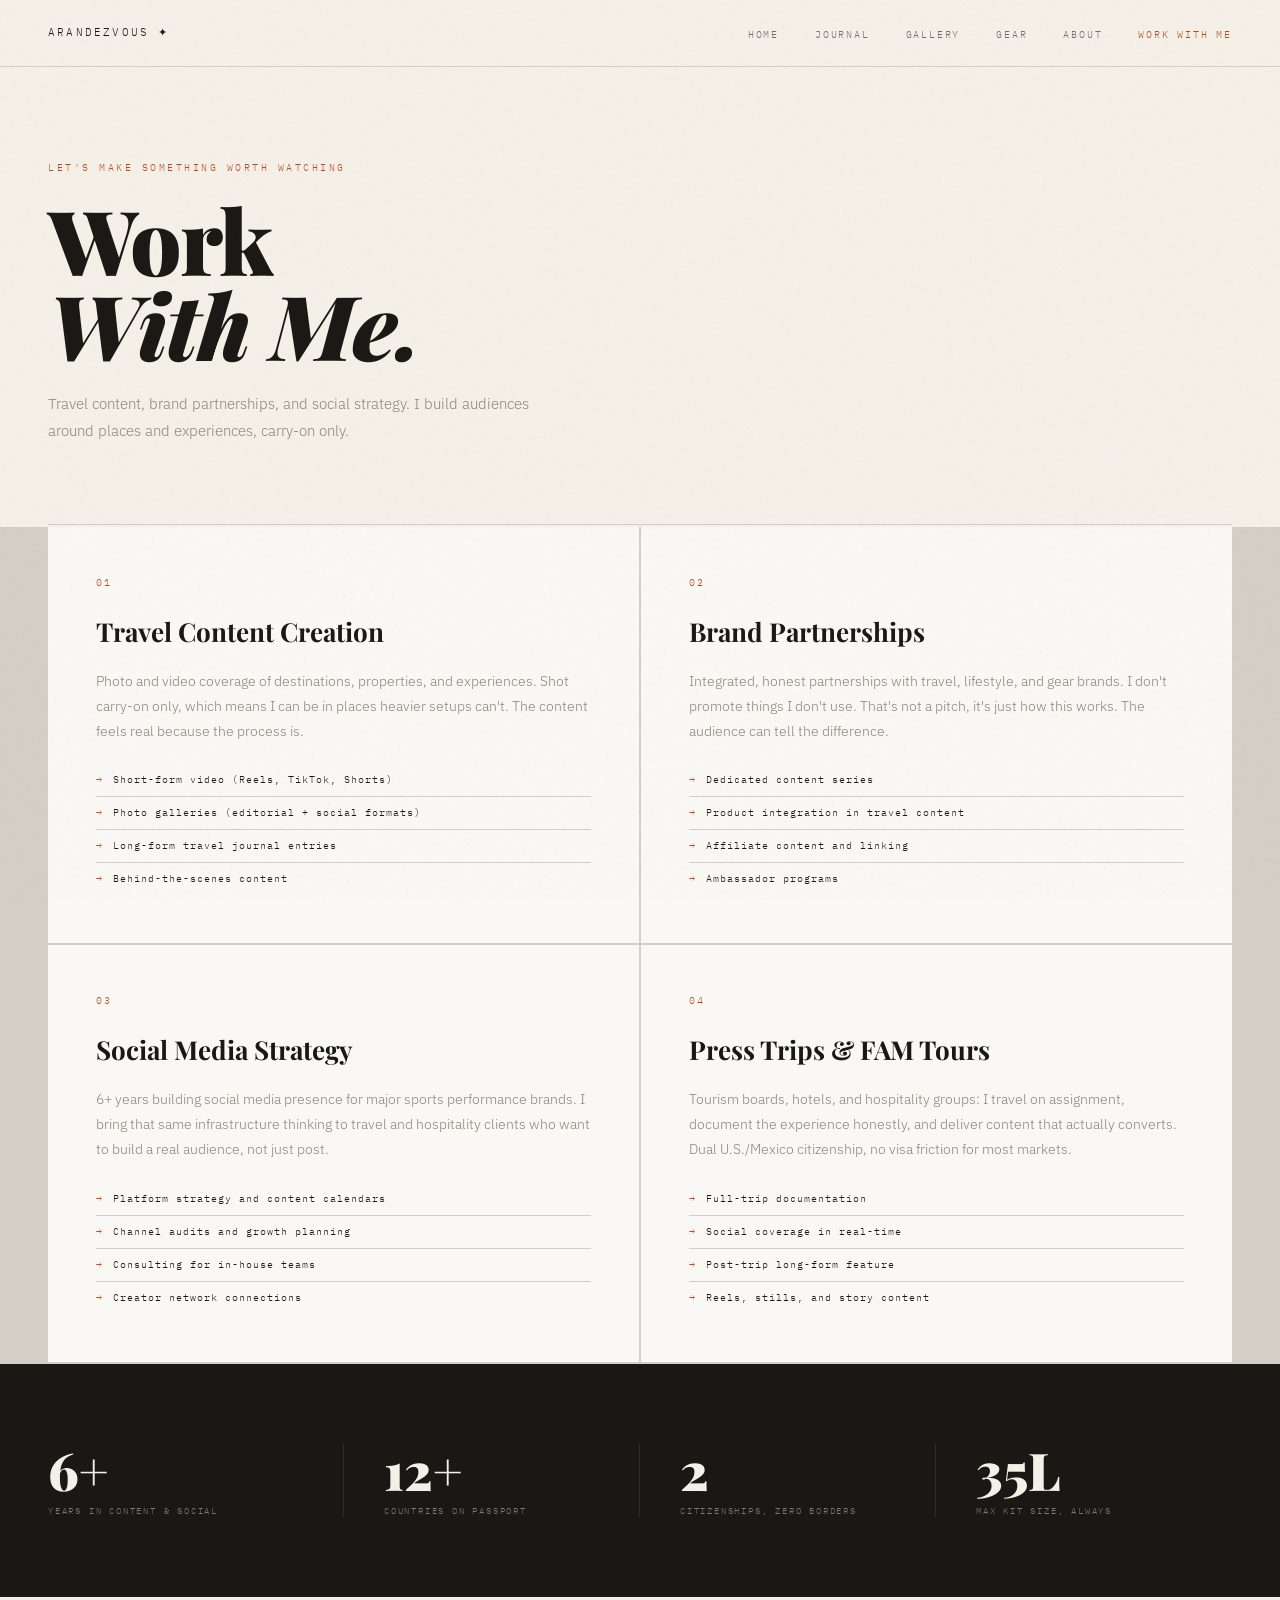
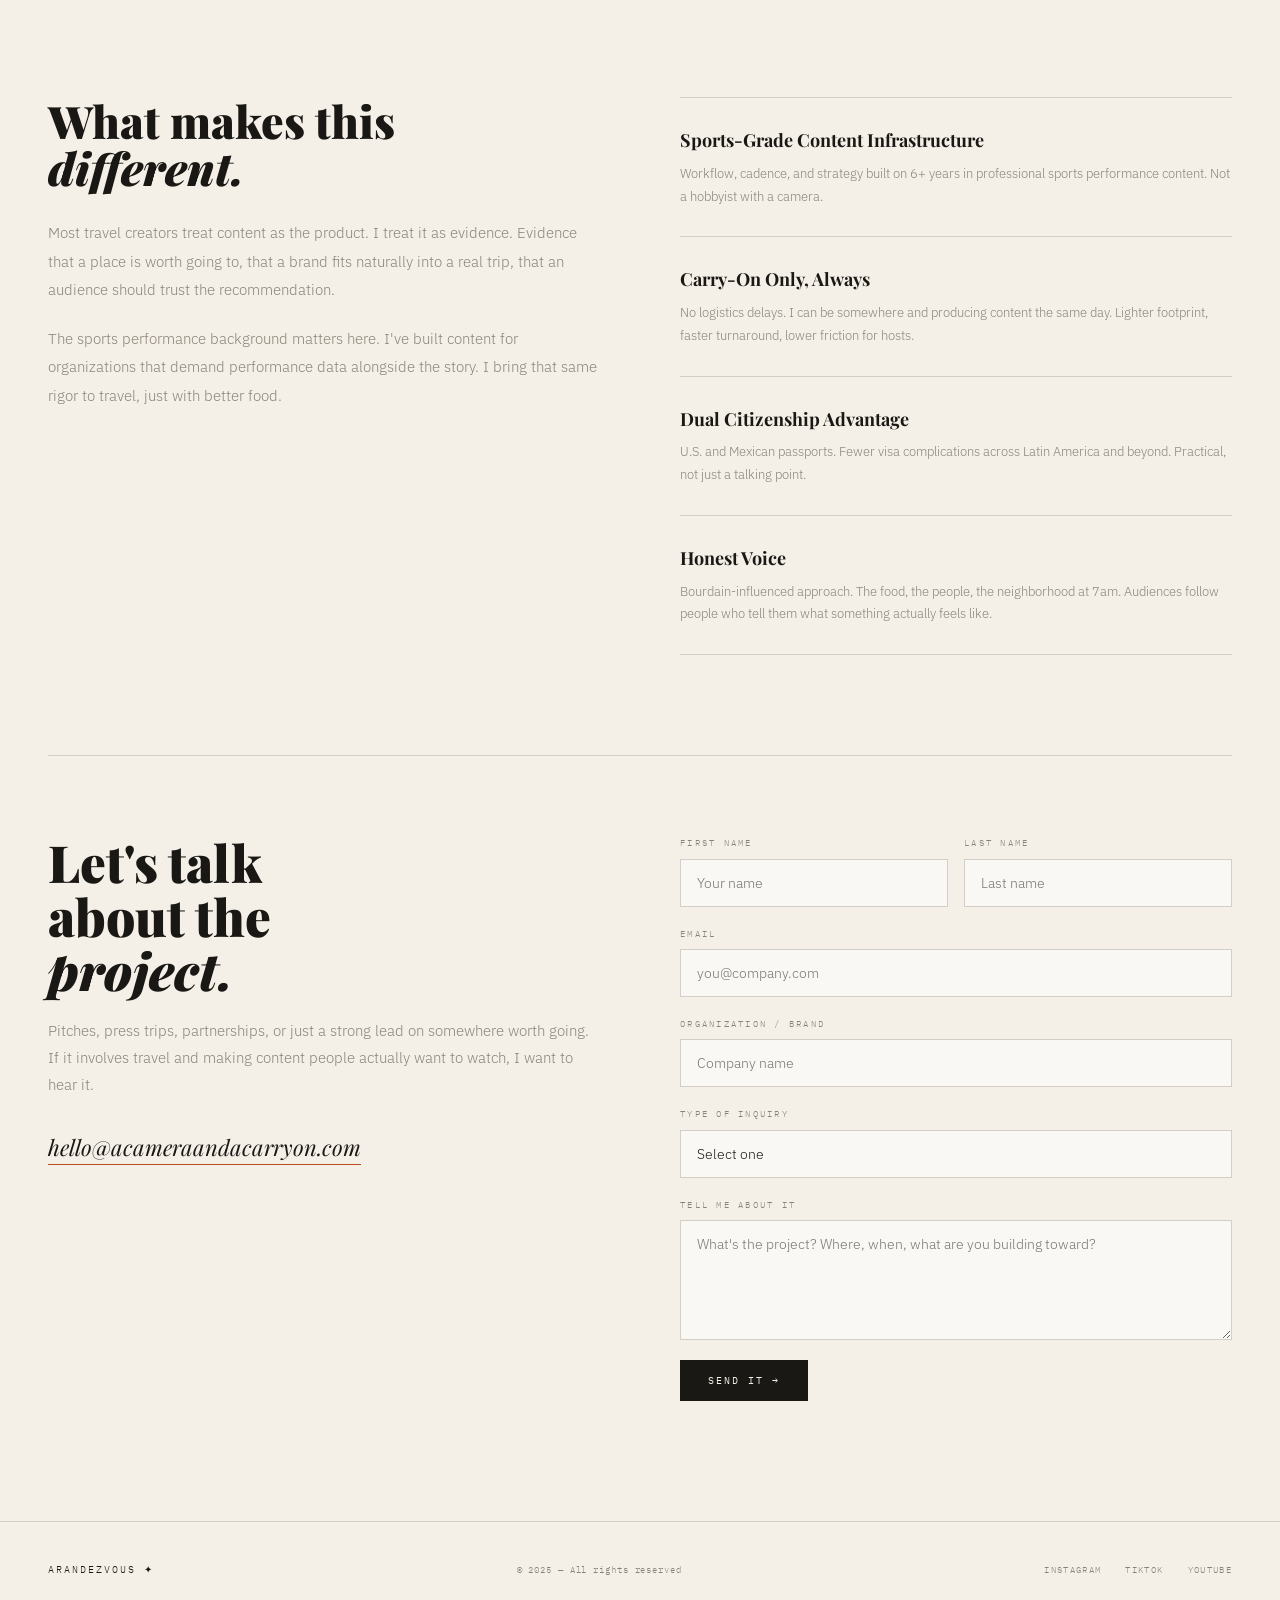
<file: work.html>
<!DOCTYPE html>
<html lang="en">
<head>
<meta charset="UTF-8">
<meta name="viewport" content="width=device-width, initial-scale=1.0">
<title>Work With Me — Arandezvous</title>
<link rel="preconnect" href="https://fonts.googleapis.com">
<link href="https://fonts.googleapis.com/css2?family=Playfair+Display:ital,wght@0,400;0,700;0,900;1,400;1,700&family=IBM+Plex+Mono:wght@300;400&family=IBM+Plex+Sans:wght@300;400&display=swap" rel="stylesheet">
<link rel="stylesheet" href="shared.css">
<style>
  .work-wrap { max-width: 1304px; margin: 0 auto; padding: 0 48px 0; }

  /* SERVICES */
  .services-grid { display: grid; grid-template-columns: 1fr 1fr; gap: 2px; background: var(--light-gray); margin-bottom: 2px; }
  .service-card { background: var(--white); padding: 48px; transition: background 0.2s; }
  .service-card:hover { background: var(--cream); }
  .service-num { font-family: 'IBM Plex Mono', monospace; font-size: 10px; letter-spacing: 0.2em; color: var(--rust); margin-bottom: 20px; }
  .service-title { font-family: 'Playfair Display', serif; font-size: 26px; font-weight: 700; color: var(--ink); margin-bottom: 16px; }
  .service-desc { font-size: 14px; line-height: 1.8; color: var(--warm-gray); margin-bottom: 20px; }
  .service-deliverables { list-style: none; }
  .service-deliverable { font-family: 'IBM Plex Mono', monospace; font-size: 10px; letter-spacing: 0.1em; color: var(--ink); padding: 8px 0; border-bottom: 1px solid var(--light-gray); display: flex; gap: 10px; align-items: baseline; }
  .service-deliverable:last-child { border-bottom: none; }
  .service-deliverable::before { content: '→'; color: var(--rust); flex-shrink: 0; }

  /* CREDENTIALS STRIP */
  .creds-strip { background: var(--ink); color: var(--paper); padding: 80px 48px; display: grid; grid-template-columns: repeat(4, 1fr); gap: 0; margin-bottom: 0; }
  .cred-item { padding: 0 40px; border-right: 1px solid rgba(244,240,232,0.1); }
  .cred-item:first-child { padding-left: 0; }
  .cred-item:last-child { border-right: none; }
  .cred-num { font-family: 'Playfair Display', serif; font-size: 52px; font-weight: 900; line-height: 1; margin-bottom: 8px; }
  .cred-label { font-family: 'IBM Plex Mono', monospace; font-size: 9px; letter-spacing: 0.2em; text-transform: uppercase; color: rgba(244,240,232,0.45); line-height: 1.5; }

  /* WHY */
  .why-section { display: grid; grid-template-columns: 1fr 1fr; gap: 80px; padding: 100px 0; border-bottom: 1px solid var(--light-gray); margin-bottom: 80px; }
  .why-left {}
  .why-title { font-family: 'Playfair Display', serif; font-size: clamp(32px, 3.5vw, 48px); font-weight: 900; line-height: 1.05; margin-bottom: 28px; }
  .why-title em { font-style: italic; }
  .why-body { font-size: 15px; line-height: 1.9; color: var(--warm-gray); }
  .why-body p { margin-bottom: 20px; }
  .why-right { display: flex; flex-direction: column; gap: 0; }
  .diff-item { padding: 28px 0; border-bottom: 1px solid var(--light-gray); }
  .diff-item:first-child { border-top: 1px solid var(--light-gray); }
  .diff-item-title { font-family: 'Playfair Display', serif; font-size: 18px; font-weight: 700; color: var(--ink); margin-bottom: 8px; }
  .diff-item-desc { font-size: 13px; line-height: 1.75; color: var(--warm-gray); }

  /* CONTACT */
  .contact-section { display: grid; grid-template-columns: 1fr 1fr; gap: 80px; padding-bottom: 120px; }
  .contact-title { font-family: 'Playfair Display', serif; font-size: clamp(32px, 4vw, 52px); font-weight: 900; line-height: 1.05; margin-bottom: 20px; }
  .contact-title em { font-style: italic; }
  .contact-sub { font-size: 15px; line-height: 1.8; color: var(--warm-gray); margin-bottom: 32px; }
  .contact-email-link { font-family: 'Playfair Display', serif; font-size: 22px; font-style: italic; color: var(--ink); text-decoration: none; border-bottom: 1px solid var(--rust); padding-bottom: 2px; transition: color 0.2s; }
  .contact-email-link:hover { color: var(--rust); }
  .contact-form { display: flex; flex-direction: column; gap: 20px; }
  .contact-field { display: flex; flex-direction: column; gap: 8px; }
  .contact-field label { font-family: 'IBM Plex Mono', monospace; font-size: 9px; letter-spacing: 0.25em; text-transform: uppercase; color: var(--warm-gray); }
  .contact-field input, .contact-field textarea, .contact-field select { background: var(--white); border: 1px solid var(--light-gray); color: var(--ink); font-family: 'IBM Plex Sans', sans-serif; font-size: 14px; font-weight: 300; padding: 14px 16px; outline: none; transition: border-color 0.2s; width: 100%; -webkit-appearance: none; }
  .contact-field input:focus, .contact-field textarea:focus, .contact-field select:focus { border-color: var(--rust); }
  .contact-field textarea { resize: vertical; min-height: 120px; }
  .contact-row { display: grid; grid-template-columns: 1fr 1fr; gap: 16px; }

  @media (max-width: 900px) {
    .work-wrap { padding: 0 24px; }
    .services-grid { grid-template-columns: 1fr; }
    .creds-strip { grid-template-columns: 1fr 1fr; gap: 32px; padding: 60px 24px; }
    .cred-item { padding: 0; border-right: none; }
    .why-section { grid-template-columns: 1fr; gap: 48px; padding: 60px 0; }
    .contact-section { grid-template-columns: 1fr; gap: 48px; padding-bottom: 80px; }
    .contact-row { grid-template-columns: 1fr; }
  }
</style>
</head>
<body>

<nav id="main-nav">
  <a href="index.html" class="nav-logo">Arandezvous ✦</a>
  <ul class="nav-links">
    <li><a href="index.html">Home</a></li>
    <li><a href="blog.html">Journal</a></li>
    <li><a href="gallery.html">Gallery</a></li>
    <li><a href="gear.html">Gear</a></li>
    <li><a href="about.html">About</a></li>
    <li><a href="work.html" class="active">Work With Me</a></li>
  </ul>
  <button class="nav-hamburger" id="hamburger"><span></span><span></span><span></span></button>
</nav>

<div class="mobile-menu" id="mobile-menu">
  <button class="mobile-menu-close" id="menu-close">Close ✕</button>
  <a href="index.html">Home</a><a href="blog.html">Journal</a><a href="gallery.html">Gallery</a>
  <a href="gear.html">Gear</a><a href="about.html">About</a><a href="work.html">Work With Me</a>
</div>

<div class="work-wrap">
  <div class="page-header" style="padding-left:0;padding-right:0;">
    <p class="page-header-eyebrow">Let's make something worth watching</p>
    <h1 class="page-header-title">Work<br><em>With Me.</em></h1>
    <p class="page-header-sub">Travel content, brand partnerships, and social strategy. I build audiences around places and experiences, carry-on only.</p>
  </div>
</div>

<div class="services-grid" style="max-width: 1304px; margin: 0 auto 2px; padding: 0 48px; background: transparent; gap: 0; display: block;">
  <!-- Inline the grid outside the wrap for full-bleed effect -->
</div>

<!-- SERVICES FULL WIDTH -->
<div style="background: var(--light-gray); padding: 0 48px 2px;">
  <div style="max-width: 1304px; margin: 0 auto; display: grid; grid-template-columns: 1fr 1fr; gap: 2px; background: var(--light-gray);">

    <div class="service-card">
      <p class="service-num">01</p>
      <h3 class="service-title">Travel Content Creation</h3>
      <p class="service-desc">Photo and video coverage of destinations, properties, and experiences. Shot carry-on only, which means I can be in places heavier setups can't. The content feels real because the process is.</p>
      <ul class="service-deliverables">
        <li class="service-deliverable">Short-form video (Reels, TikTok, Shorts)</li>
        <li class="service-deliverable">Photo galleries (editorial + social formats)</li>
        <li class="service-deliverable">Long-form travel journal entries</li>
        <li class="service-deliverable">Behind-the-scenes content</li>
      </ul>
    </div>

    <div class="service-card">
      <p class="service-num">02</p>
      <h3 class="service-title">Brand Partnerships</h3>
      <p class="service-desc">Integrated, honest partnerships with travel, lifestyle, and gear brands. I don't promote things I don't use. That's not a pitch, it's just how this works. The audience can tell the difference.</p>
      <ul class="service-deliverables">
        <li class="service-deliverable">Dedicated content series</li>
        <li class="service-deliverable">Product integration in travel content</li>
        <li class="service-deliverable">Affiliate content and linking</li>
        <li class="service-deliverable">Ambassador programs</li>
      </ul>
    </div>

    <div class="service-card">
      <p class="service-num">03</p>
      <h3 class="service-title">Social Media Strategy</h3>
      <p class="service-desc">6+ years building social media presence for major sports performance brands. I bring that same infrastructure thinking to travel and hospitality clients who want to build a real audience, not just post.</p>
      <ul class="service-deliverables">
        <li class="service-deliverable">Platform strategy and content calendars</li>
        <li class="service-deliverable">Channel audits and growth planning</li>
        <li class="service-deliverable">Consulting for in-house teams</li>
        <li class="service-deliverable">Creator network connections</li>
      </ul>
    </div>

    <div class="service-card">
      <p class="service-num">04</p>
      <h3 class="service-title">Press Trips & FAM Tours</h3>
      <p class="service-desc">Tourism boards, hotels, and hospitality groups: I travel on assignment, document the experience honestly, and deliver content that actually converts. Dual U.S./Mexico citizenship, no visa friction for most markets.</p>
      <ul class="service-deliverables">
        <li class="service-deliverable">Full-trip documentation</li>
        <li class="service-deliverable">Social coverage in real-time</li>
        <li class="service-deliverable">Post-trip long-form feature</li>
        <li class="service-deliverable">Reels, stills, and story content</li>
      </ul>
    </div>

  </div>
</div>

<!-- CREDS -->
<div class="creds-strip">
  <div class="cred-item"><p class="cred-num">6+</p><p class="cred-label">Years in Content & Social</p></div>
  <div class="cred-item"><p class="cred-num">12+</p><p class="cred-label">Countries on Passport</p></div>
  <div class="cred-item"><p class="cred-num">2</p><p class="cred-label">Citizenships, Zero Borders</p></div>
  <div class="cred-item"><p class="cred-num">35L</p><p class="cred-label">Max Kit Size, Always</p></div>
</div>

<div class="work-wrap">

  <!-- WHY ME -->
  <div class="why-section">
    <div class="why-left">
      <h2 class="why-title">What makes this<br><em>different.</em></h2>
      <div class="why-body">
        <p>Most travel creators treat content as the product. I treat it as evidence. Evidence that a place is worth going to, that a brand fits naturally into a real trip, that an audience should trust the recommendation.</p>
        <p>The sports performance background matters here. I've built content for organizations that demand performance data alongside the story. I bring that same rigor to travel, just with better food.</p>
      </div>
    </div>
    <div class="why-right">
      <div class="diff-item">
        <p class="diff-item-title">Sports-Grade Content Infrastructure</p>
        <p class="diff-item-desc">Workflow, cadence, and strategy built on 6+ years in professional sports performance content. Not a hobbyist with a camera.</p>
      </div>
      <div class="diff-item">
        <p class="diff-item-title">Carry-On Only, Always</p>
        <p class="diff-item-desc">No logistics delays. I can be somewhere and producing content the same day. Lighter footprint, faster turnaround, lower friction for hosts.</p>
      </div>
      <div class="diff-item">
        <p class="diff-item-title">Dual Citizenship Advantage</p>
        <p class="diff-item-desc">U.S. and Mexican passports. Fewer visa complications across Latin America and beyond. Practical, not just a talking point.</p>
      </div>
      <div class="diff-item">
        <p class="diff-item-title">Honest Voice</p>
        <p class="diff-item-desc">Bourdain-influenced approach. The food, the people, the neighborhood at 7am. Audiences follow people who tell them what something actually feels like.</p>
      </div>
    </div>
  </div>

  <!-- CONTACT -->
  <div class="contact-section" id="contact">
    <div>
      <h2 class="contact-title">Let's talk<br>about the<br><em>project.</em></h2>
      <p class="contact-sub">Pitches, press trips, partnerships, or just a strong lead on somewhere worth going. If it involves travel and making content people actually want to watch, I want to hear it.</p>
      <a href="mailto:hello@acameraandacarryon.com" class="contact-email-link">hello@acameraandacarryon.com</a>
    </div>
    <div class="contact-form">
      <div class="contact-row">
        <div class="contact-field"><label>First Name</label><input type="text" placeholder="Your name" /></div>
        <div class="contact-field"><label>Last Name</label><input type="text" placeholder="Last name" /></div>
      </div>
      <div class="contact-field"><label>Email</label><input type="email" placeholder="you@company.com" /></div>
      <div class="contact-field"><label>Organization / Brand</label><input type="text" placeholder="Company name" /></div>
      <div class="contact-field">
        <label>Type of Inquiry</label>
        <select>
          <option value="">Select one</option>
          <option>Press Trip / FAM Tour</option>
          <option>Brand Partnership</option>
          <option>Social Media Consulting</option>
          <option>Content Creation Project</option>
          <option>Hotel / Property Feature</option>
          <option>Other</option>
        </select>
      </div>
      <div class="contact-field"><label>Tell Me About It</label><textarea placeholder="What's the project? Where, when, what are you building toward?"></textarea></div>
      <button class="btn-primary" style="align-self: flex-start; border: none; cursor: pointer;">Send It →</button>
    </div>
  </div>

</div>

<footer>
  <span class="footer-logo">Arandezvous ✦</span>
  <span class="footer-copy">© 2025 — All rights reserved</span>
  <div class="footer-social">
    <a href="#">Instagram</a><a href="#">TikTok</a><a href="#">YouTube</a>
  </div>
</footer>

<script>
  document.getElementById('hamburger').addEventListener('click', () => document.getElementById('mobile-menu').classList.add('open'));
  document.getElementById('menu-close').addEventListener('click', () => document.getElementById('mobile-menu').classList.remove('open'));
</script>
</body>
</html>
</file>
<file: shared.css>
*, *::before, *::after { box-sizing: border-box; margin: 0; padding: 0; }

:root {
  --ink: #1a1814;
  --paper: #f4f0e8;
  --cream: #ede8dc;
  --rust: #b84c1e;
  --warm-gray: #8a8278;
  --light-gray: #d4cfc6;
  --white: #faf8f4;
}

html { scroll-behavior: smooth; }

body {
  background: var(--paper);
  color: var(--ink);
  font-family: 'IBM Plex Sans', sans-serif;
  font-weight: 300;
  line-height: 1.6;
  overflow-x: hidden;
}

body::before {
  content: '';
  position: fixed;
  inset: 0;
  background-image: url("data:image/svg+xml,%3Csvg viewBox='0 0 256 256' xmlns='http://www.w3.org/2000/svg'%3E%3Cfilter id='noise'%3E%3CfeTurbulence type='fractalNoise' baseFrequency='0.9' numOctaves='4' stitchTiles='stitch'/%3E%3C/filter%3E%3Crect width='100%25' height='100%25' filter='url(%23noise)' opacity='0.04'/%3E%3C/svg%3E");
  pointer-events: none;
  z-index: 1000;
  opacity: 0.5;
}

/* NAV */
nav {
  position: fixed;
  top: 0; left: 0; right: 0;
  z-index: 100;
  display: flex;
  justify-content: space-between;
  align-items: center;
  padding: 20px 48px;
  background: var(--paper);
  border-bottom: 1px solid var(--light-gray);
  transition: background 0.4s ease;
}
nav.transparent {
  background: transparent;
  border-bottom: none;
  mix-blend-mode: multiply;
}
nav.transparent.scrolled {
  background: var(--paper);
  mix-blend-mode: normal;
  border-bottom: 1px solid var(--light-gray);
}
.nav-logo {
  font-family: 'IBM Plex Mono', monospace;
  font-size: 11px;
  letter-spacing: 0.2em;
  text-transform: uppercase;
  color: var(--ink);
  text-decoration: none;
}
.nav-links {
  display: flex;
  gap: 36px;
  list-style: none;
}
.nav-links a {
  font-family: 'IBM Plex Mono', monospace;
  font-size: 10px;
  letter-spacing: 0.18em;
  text-transform: uppercase;
  color: var(--ink);
  text-decoration: none;
  transition: color 0.2s;
  opacity: 0.6;
}
.nav-links a:hover,
.nav-links a.active { color: var(--rust); opacity: 1; }

/* HAMBURGER */
.nav-hamburger {
  display: none;
  flex-direction: column;
  gap: 5px;
  cursor: pointer;
  background: none;
  border: none;
  padding: 4px;
}
.nav-hamburger span {
  display: block;
  width: 24px;
  height: 1px;
  background: var(--ink);
  transition: all 0.3s;
}
.mobile-menu {
  display: none;
  position: fixed;
  inset: 0;
  background: var(--paper);
  z-index: 99;
  flex-direction: column;
  justify-content: center;
  align-items: center;
  gap: 40px;
}
.mobile-menu.open { display: flex; }
.mobile-menu a {
  font-family: 'Playfair Display', serif;
  font-size: 36px;
  font-weight: 700;
  color: var(--ink);
  text-decoration: none;
  transition: color 0.2s;
}
.mobile-menu a:hover { color: var(--rust); }
.mobile-menu-close {
  position: absolute;
  top: 24px;
  right: 48px;
  font-family: 'IBM Plex Mono', monospace;
  font-size: 11px;
  letter-spacing: 0.2em;
  text-transform: uppercase;
  background: none;
  border: none;
  cursor: pointer;
  color: var(--warm-gray);
}

/* PAGE HEADER */
.page-header {
  padding: 160px 48px 80px;
  border-bottom: 1px solid var(--light-gray);
  max-width: 1304px;
  margin: 0 auto;
}
.page-header-eyebrow {
  font-family: 'IBM Plex Mono', monospace;
  font-size: 10px;
  letter-spacing: 0.25em;
  text-transform: uppercase;
  color: var(--rust);
  margin-bottom: 20px;
}
.page-header-title {
  font-family: 'Playfair Display', serif;
  font-size: clamp(48px, 7vw, 96px);
  font-weight: 900;
  line-height: 0.95;
  letter-spacing: -0.02em;
}
.page-header-title em { font-style: italic; }
.page-header-sub {
  font-size: 15px;
  line-height: 1.8;
  color: var(--warm-gray);
  max-width: 520px;
  margin-top: 24px;
}

/* SECTION HEADER */
.section-header {
  display: flex;
  align-items: baseline;
  gap: 24px;
  margin-bottom: 56px;
}
.section-label {
  font-family: 'IBM Plex Mono', monospace;
  font-size: 10px;
  letter-spacing: 0.25em;
  text-transform: uppercase;
  color: var(--rust);
  white-space: nowrap;
}
.section-title {
  font-family: 'Playfair Display', serif;
  font-size: clamp(24px, 3vw, 40px);
  font-weight: 700;
  line-height: 1.1;
}
.section-line {
  flex: 1;
  height: 1px;
  background: var(--light-gray);
  margin-bottom: 4px;
}

/* BUTTONS */
.btn-primary {
  font-family: 'IBM Plex Mono', monospace;
  font-size: 10px;
  letter-spacing: 0.2em;
  text-transform: uppercase;
  background: var(--ink);
  color: var(--paper);
  padding: 14px 28px;
  border: none;
  cursor: pointer;
  text-decoration: none;
  display: inline-block;
  transition: background 0.2s;
}
.btn-primary:hover { background: var(--rust); }
.btn-ghost {
  font-family: 'IBM Plex Mono', monospace;
  font-size: 10px;
  letter-spacing: 0.2em;
  text-transform: uppercase;
  background: transparent;
  color: var(--ink);
  padding: 14px 28px;
  border: 1px solid var(--light-gray);
  cursor: pointer;
  text-decoration: none;
  display: inline-block;
  transition: border-color 0.2s, color 0.2s;
}
.btn-ghost:hover { border-color: var(--rust); color: var(--rust); }

/* FOOTER */
footer {
  border-top: 1px solid var(--light-gray);
  padding: 40px 48px;
  display: flex;
  justify-content: space-between;
  align-items: center;
  margin-top: auto;
}
.footer-logo {
  font-family: 'IBM Plex Mono', monospace;
  font-size: 10px;
  letter-spacing: 0.2em;
  text-transform: uppercase;
  color: var(--ink);
}
.footer-copy {
  font-family: 'IBM Plex Mono', monospace;
  font-size: 9px;
  letter-spacing: 0.1em;
  color: var(--warm-gray);
}
.footer-social {
  display: flex;
  gap: 24px;
}
.footer-social a {
  font-family: 'IBM Plex Mono', monospace;
  font-size: 9px;
  letter-spacing: 0.15em;
  text-transform: uppercase;
  color: var(--warm-gray);
  text-decoration: none;
  transition: color 0.2s;
}
.footer-social a:hover { color: var(--rust); }

@keyframes fadein {
  from { opacity: 0; transform: translateY(12px); }
  to   { opacity: 1; transform: translateY(0); }
}

@media (max-width: 900px) {
  nav { padding: 20px 24px; }
  .nav-links { display: none; }
  .nav-hamburger { display: flex; }
  .page-header { padding: 120px 24px 60px; }
  footer { flex-direction: column; gap: 20px; text-align: center; padding: 40px 24px; }
}
</file>
